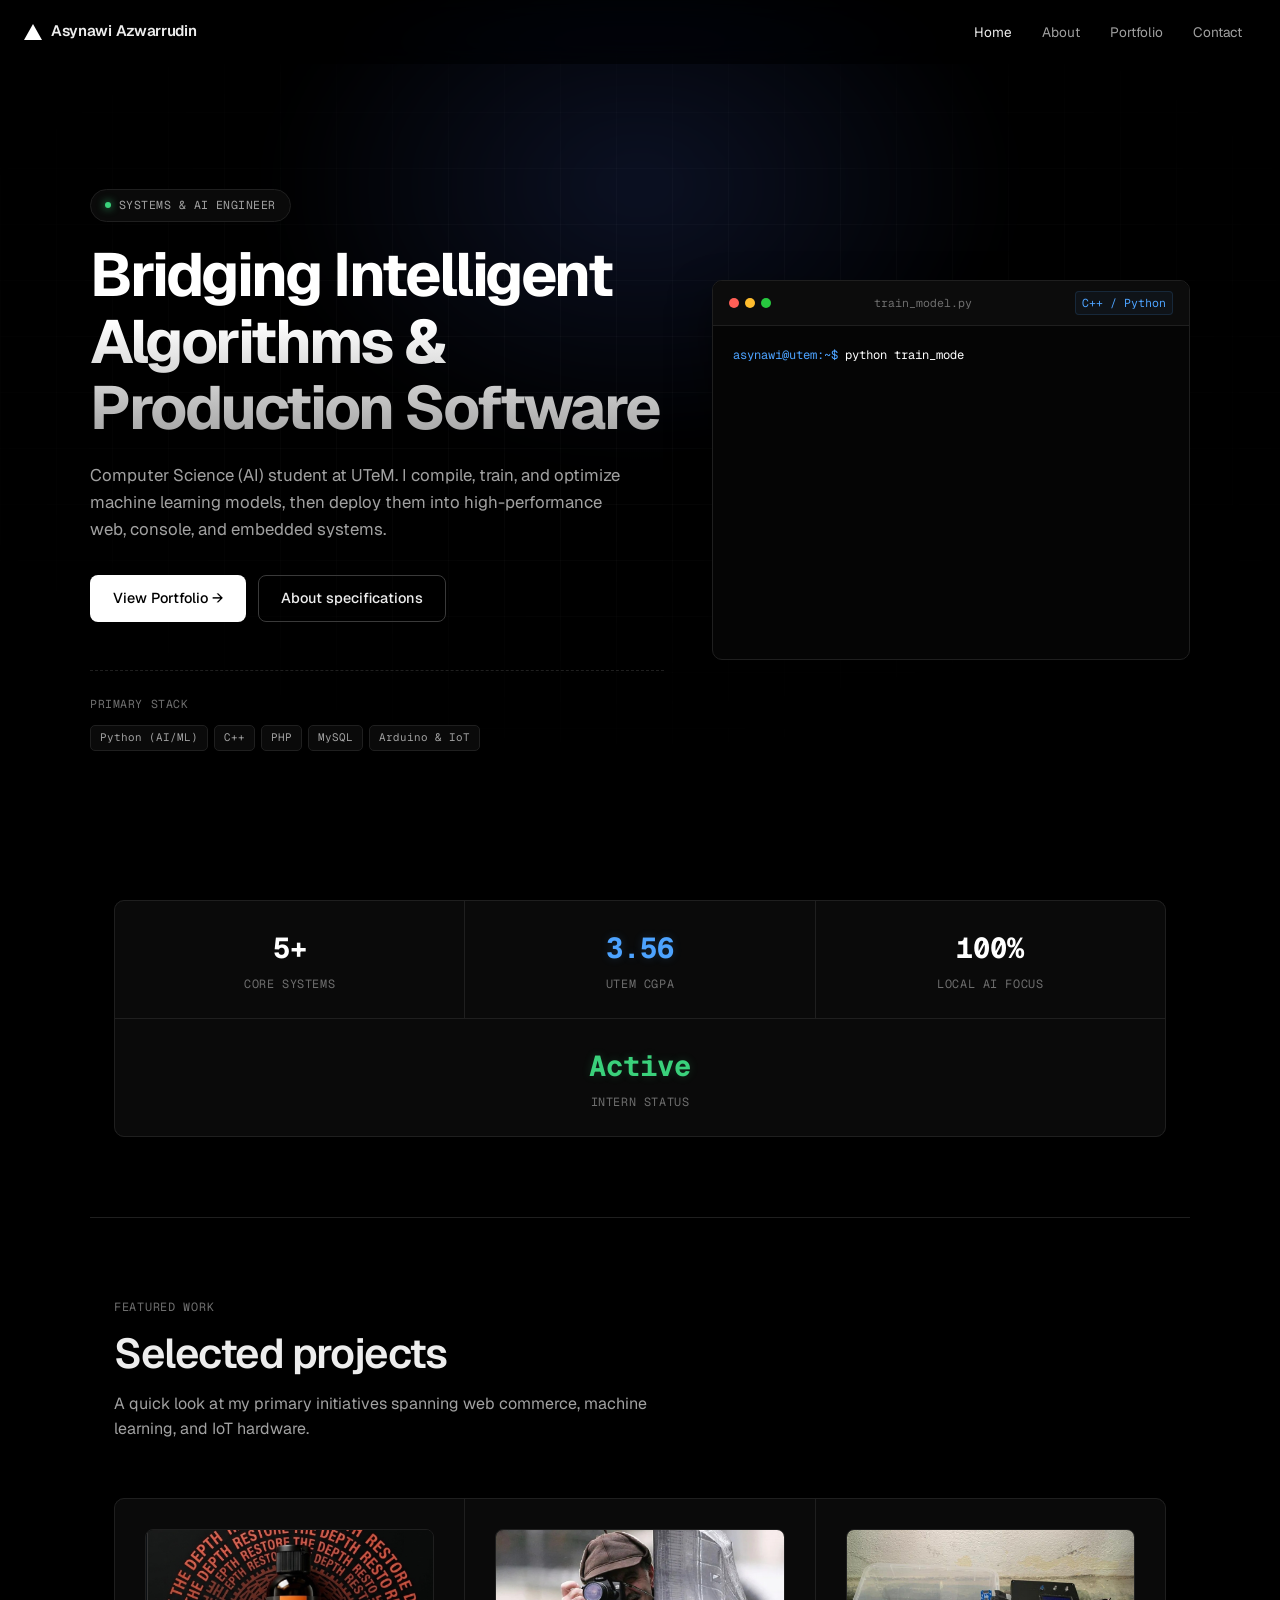
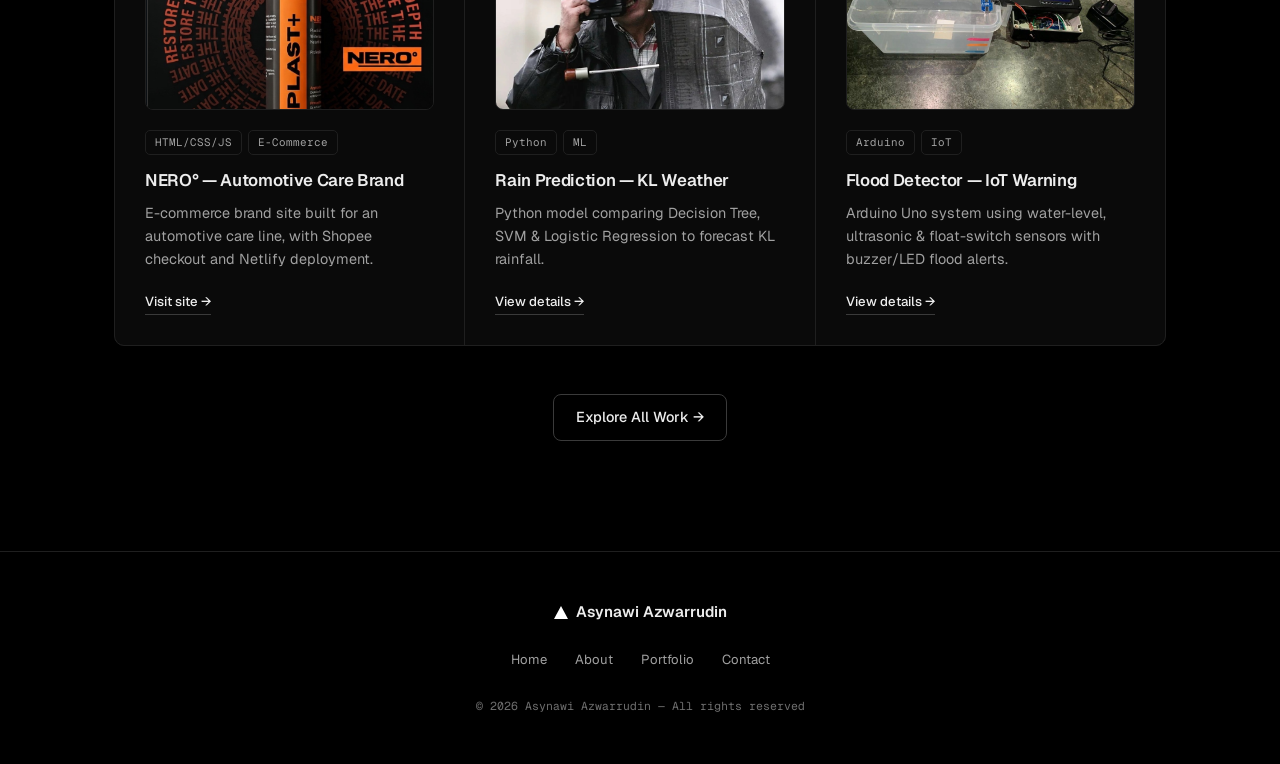
<file: index.html>
<!DOCTYPE html>
<html lang="en">
<head>
    <meta charset="UTF-8">
    <meta name="viewport" content="width=device-width, initial-scale=1.0">
    <title>Muhammad Asynawi — AI Student · Developer</title>
    <link rel="preconnect" href="https://fonts.googleapis.com">
    <link rel="preconnect" href="https://fonts.gstatic.com" crossorigin>
    <link href="https://fonts.googleapis.com/css2?family=Geist:wght@300;400;500;600;700;800&family=Geist+Mono:wght@400;500;600&display=swap" rel="stylesheet">
    <link rel="stylesheet" href="./style.css">
</head>
<body>

<div class="scroll-progress" id="scrollProgress"></div>

<div class="loader" id="loader"><div class="tri"></div></div>

<!-- NAVBAR -->
<nav class="navbar" id="navbar">
    <a href="./index.html" class="nav-brand"><span class="tri"></span> Asynawi Azwarrudin</a>
    <ul class="nav-links" id="navLinks">
        <li><a href="./index.html" class="active">Home</a></li>
        <li><a href="./about.html">About</a></li>
        <li><a href="./projects.html">Portfolio</a></li>
        <li><a href="./contact.html">Contact</a></li>
    </ul>
    <button class="hamburger" onclick="document.getElementById('navLinks').classList.toggle('open')">
        <span></span><span></span><span></span>
    </button>
</nav>

<!-- ═══ HERO ═══ -->
<section class="hero" id="home" style="display: flex; align-items: center; justify-content: center; min-height: 100vh; padding: 120px 24px 80px; position: relative;">
    <div class="reveal" style="display: grid; grid-template-columns: 1.2fr 1fr; gap: 48px; max-width: 1100px; width: 100%; align-items: center; text-align: left; position: relative; z-index: 2;">
        
        <!-- Left Column: Copy & Actions -->
        <div>
            <span class="hero-eyebrow" style="margin-bottom: 20px;"><span class="dot"></span> Systems &amp; AI Engineer</span>
            <h1 style="font-size: clamp(2.2rem, 5vw, 3.8rem); text-align: left; line-height: 1.1; letter-spacing: -0.04em; margin-bottom: 20px; background: linear-gradient(180deg, #fff 40%, #a1a1a1 100%); -webkit-background-clip: text; background-clip: text; color: transparent;">
                Bridging Intelligent Algorithms &amp; Production Software
            </h1>
            <h2 style="font-size: 1.05rem; line-height: 1.6; color: var(--fg-2); margin-bottom: 32px; font-weight: 400; text-align: left; max-width: 540px; margin-left: 0;">
                Computer Science (AI) student at UTeM. I compile, train, and optimize machine learning models, then deploy them into high-performance web, console, and embedded systems.
            </h2>
            
            <div class="hero-actions" style="justify-content: flex-start; margin-bottom: 48px;">
                <a href="./projects.html" class="btn btn-primary">View Portfolio →</a>
                <a href="./about.html" class="btn btn-ghost">About specifications</a>
            </div>

            <!-- Core Stack Badges -->
            <div style="border-top: 1px dashed var(--border); padding-top: 24px;">
                <p style="font-family: var(--mono); font-size: 0.72rem; color: var(--fg-3); text-transform: uppercase; letter-spacing: 0.05em; margin-bottom: 12px;">Primary Stack</p>
                <div style="display: flex; gap: 6px; flex-wrap: wrap;">
                    <span class="card-tag">Python (AI/ML)</span>
                    <span class="card-tag">C++</span>
                    <span class="card-tag">PHP</span>
                    <span class="card-tag">MySQL</span>
                    <span class="card-tag">Arduino &amp; IoT</span>
                </div>
            </div>
        </div>

        <!-- Right Column: Interactive Terminal -->
        <div style="border: 1px solid var(--border); border-radius: var(--radius); background: #050505; overflow: hidden; box-shadow: 0 20px 40px rgba(0,0,0,0.6); display: flex; flex-direction: column; height: 380px;">
            <!-- Header bar -->
            <div style="background: #0c0c0c; border-bottom: 1px solid var(--border); padding: 10px 16px; display: flex; justify-content: space-between; align-items: center;">
                <div style="display: flex; gap: 6px;">
                    <span style="width: 10px; height: 10px; border-radius: 50%; background: #ff5f56;"></span>
                    <span style="width: 10px; height: 10px; border-radius: 50%; background: #ffbd2e;"></span>
                    <span style="width: 10px; height: 10px; border-radius: 50%; background: #27c93f;"></span>
                </div>
                <span style="font-family: var(--mono); font-size: 0.72rem; color: var(--fg-3);">train_model.py</span>
                <span style="font-family: var(--mono); font-size: 0.72rem; color: #4da3ff; background: rgba(77,163,255,0.05); padding: 2px 6px; border-radius: 4px; border: 1px solid rgba(77,163,255,0.15);">C++ / Python</span>
            </div>
            <!-- Terminal body -->
            <pre id="terminalBody" style="margin: 0; padding: 20px; font-family: var(--mono); font-size: 0.76rem; color: var(--fg-2); overflow-y: auto; flex-grow: 1; line-height: 1.5; text-align: left; white-space: pre-wrap;"></pre>
        </div>

    </div>
</section>

<!-- Stats Row Widget -->
<section class="section" style="padding: 0 24px 80px; max-width: 1100px; margin: 0 auto;">
    <div class="grid" style="grid-template-columns: repeat(auto-fit, minmax(200px, 1fr)); border-radius: var(--radius); overflow: hidden; border: 1px solid var(--border); background: var(--border);">
        <div class="cell" style="padding: 24px; text-align: center;">
            <div style="font-family: var(--mono); font-size: 1.8rem; font-weight: 700; color: var(--white);">5+</div>
            <div style="font-size: 0.74rem; color: var(--fg-3); text-transform: uppercase; font-family: var(--mono); margin-top: 4px; letter-spacing: 0.05em;">Core Systems</div>
        </div>
        <div class="cell" style="padding: 24px; text-align: center;">
            <div style="font-family: var(--mono); font-size: 1.8rem; font-weight: 700; color: #4da3ff; text-shadow: 0 0 10px rgba(77,163,255,0.2);">3.56</div>
            <div style="font-size: 0.74rem; color: var(--fg-3); text-transform: uppercase; font-family: var(--mono); margin-top: 4px; letter-spacing: 0.05em;">UTeM CGPA</div>
        </div>
        <div class="cell" style="padding: 24px; text-align: center;">
            <div style="font-family: var(--mono); font-size: 1.8rem; font-weight: 700; color: var(--white);">100%</div>
            <div style="font-size: 0.74rem; color: var(--fg-3); text-transform: uppercase; font-family: var(--mono); margin-top: 4px; letter-spacing: 0.05em;">Local AI focus</div>
        </div>
        <div class="cell" style="padding: 24px; text-align: center;">
            <div style="font-family: var(--mono); font-size: 1.8rem; font-weight: 700; color: #3ad17b; text-shadow: 0 0 10px rgba(58,209,123,0.2);">Active</div>
            <div style="font-size: 0.74rem; color: var(--fg-3); text-transform: uppercase; font-family: var(--mono); margin-top: 4px; letter-spacing: 0.05em;">Intern Status</div>
        </div>
    </div>
</section>

<!-- ═══ SELECTED PROJECTS ═══ -->
<section class="section topline" id="featured" style="padding-top: 80px;">
    <div class="sec-head reveal" style="max-width: 1100px; margin: 0 auto 56px;">
        <span class="eyebrow">Featured Work</span>
        <h2>Selected projects</h2>
        <p>A quick look at my primary initiatives spanning web commerce, machine learning, and IoT hardware.</p>
    </div>
    <div class="grid portfolio-grid" style="grid-template-columns: repeat(auto-fit, minmax(320px, 1fr)); max-width: 1100px; margin: 0 auto;">
        
        <div class="cell portfolio-card reveal">
            <a href="https://nerocare.netlify.app" target="_blank" class="thumb"><img src="./nero_thumbnail.png" alt="NERO° product"></a>
            <div class="card-tags"><span class="card-tag">HTML/CSS/JS</span><span class="card-tag">E-Commerce</span></div>
            <h5>NERO° — Automotive Care Brand</h5>
            <p>E-commerce brand site built for an automotive care line, with Shopee checkout and Netlify deployment.</p>
            <a href="https://nerocare.netlify.app" target="_blank" class="link">Visit site →</a>
        </div>

        <div class="cell portfolio-card reveal">
            <a href="./project-rain-prediction.html" class="thumb"><img src="./rain_prediction_thumbnail.jpg" alt="Rain Prediction KL Weather screenshot"></a>
            <div class="card-tags"><span class="card-tag">Python</span><span class="card-tag">ML</span></div>
            <h5>Rain Prediction — KL Weather</h5>
            <p>Python model comparing Decision Tree, SVM &amp; Logistic Regression to forecast KL rainfall.</p>
            <a href="./project-rain-prediction.html" class="link">View details →</a>
        </div>

        <div class="cell portfolio-card reveal">
            <a href="./project-flood-detector.html" class="thumb"><img src="./flood_detector_setup.jpg" alt="Flood Detector IoT early warning screenshot"></a>
            <div class="card-tags"><span class="card-tag">Arduino</span><span class="card-tag">IoT</span></div>
            <h5>Flood Detector — IoT Warning</h5>
            <p>Arduino Uno system using water-level, ultrasonic &amp; float-switch sensors with buzzer/LED flood alerts.</p>
            <a href="./project-flood-detector.html" class="link">View details →</a>
        </div>

    </div>
    <div style="text-align: center; margin-top: 48px;" class="reveal">
        <a href="./projects.html" class="btn btn-ghost">Explore All Work →</a>
    </div>
</section>

<!-- FOOTER -->
<footer>
    <div class="footer-name"><span class="tri"></span> Asynawi Azwarrudin</div>
    <div class="footer-nav">
        <a href="./index.html">Home</a>
        <a href="./about.html">About</a>
        <a href="./projects.html">Portfolio</a>
        <a href="./contact.html">Contact</a>
    </div>
    <p class="footer-copy">© 2026 Asynawi Azwarrudin — All rights reserved</p>
</footer>

<button class="btt" id="btt" onclick="window.scrollTo({top:0,behavior:'smooth'})">↑</button>

<script>
// Loader
window.addEventListener('load', () => {
    setTimeout(() => document.getElementById('loader').classList.add('done'), 500);
});

// Navbar + back-to-top scroll logic
window.addEventListener('scroll', () => {
    document.getElementById('navbar').classList.toggle('scrolled', scrollY > 40);
    document.getElementById('btt').classList.toggle('show', scrollY > 500);
});

// Mobile nav close
document.querySelectorAll('.nav-links a').forEach(a => {
    a.addEventListener('click', () => document.getElementById('navLinks').classList.remove('open'));
});

// Reveal on scroll
const obs = new IntersectionObserver(entries => {
    entries.forEach(e => { if (e.isIntersecting) e.target.classList.add('vis'); });
}, { threshold: 0.08, rootMargin: '0px 0px -40px 0px' });
document.querySelectorAll('.reveal').forEach(el => obs.observe(el));

// Stagger grids
document.querySelectorAll('.portfolio-grid .reveal').forEach((el, i) => {
    el.style.transitionDelay = `${(i % 6) * 0.08}s`;
});

// Scroll progress indicator
window.addEventListener('scroll', () => {
    const winScroll = document.documentElement.scrollTop || document.body.scrollTop;
    const height = document.documentElement.scrollHeight - document.documentElement.clientHeight;
    const scrolled = (winScroll / height) * 100;
    const scrollBar = document.getElementById('scrollProgress');
    if (scrollBar) {
        scrollBar.style.width = scrolled + '%';
    }
});

// Card Spotlight Effect
document.querySelectorAll('.cell').forEach(cell => {
    cell.addEventListener('mousemove', e => {
        const rect = cell.getBoundingClientRect();
        const x = e.clientX - rect.left;
        const y = e.clientY - rect.top;
        cell.style.setProperty('--mouse-x', `${x}px`);
        cell.style.setProperty('--mouse-y', `${y}px`);
    });
});

// Terminal Simulator
async function startTerminal() {
    const term = document.getElementById('terminalBody');
    if (!term) return;
    
    const promptColor = "#4da3ff";
    const inputColor = "#ffffff";
    const successColor = "#3ad17b";
    const infoColor = "#a1a1a1";
    const warningColor = "#ffbd2e";
    const metricsColor = "#a1a1a1";
    
    function sleep(ms) {
        return new Promise(resolve => setTimeout(resolve, ms));
    }
    
    function typeWriter(element, text, speed) {
        return new Promise(resolve => {
            let i = 0;
            function type() {
                if (i < text.length) {
                    element.textContent += text.charAt(i);
                    i++;
                    setTimeout(type, speed);
                } else {
                    resolve();
                }
            }
            type();
        });
    }
    
    while (true) {
        term.innerHTML = '';
        
        // Line 1: Prompt
        const promptSpan = document.createElement('span');
        promptSpan.style.color = promptColor;
        promptSpan.textContent = "asynawi@utem:~$ ";
        term.appendChild(promptSpan);
        await sleep(600);
        
        // Line 2: command typing
        const cmdSpan = document.createElement('span');
        cmdSpan.style.color = inputColor;
        term.appendChild(cmdSpan);
        await typeWriter(cmdSpan, "python train_model.py\n", 50);
        await sleep(300);
        
        // Line 3: Loading dataset
        const loadSpan = document.createElement('span');
        loadSpan.style.color = infoColor;
        loadSpan.textContent = "[INFO] Loading dataset 'kl_weather_historical.csv' (10,542 samples)...\n";
        term.appendChild(loadSpan);
        term.scrollTop = term.scrollHeight;
        await sleep(700);
        
        // Line 4: Preprocessing
        const prepSpan = document.createElement('span');
        prepSpan.style.color = infoColor;
        prepSpan.textContent = "[INFO] Preprocessing: Scaling features & splitting train/test (80/20)...\n";
        term.appendChild(prepSpan);
        term.scrollTop = term.scrollHeight;
        await sleep(900);
        
        // Line 5: Initializing SVM
        const initSpan = document.createElement('span');
        initSpan.style.color = infoColor;
        initSpan.textContent = "[INFO] Initializing Support Vector Machine (RBF Kernel)...\n";
        term.appendChild(initSpan);
        term.scrollTop = term.scrollHeight;
        await sleep(600);
        
        // Line 6: Training header
        const trainHeader = document.createElement('span');
        trainHeader.style.color = warningColor;
        trainHeader.textContent = "Training model:\n";
        term.appendChild(trainHeader);
        term.scrollTop = term.scrollHeight;
        await sleep(400);
        
        // Loop iterations
        const iterations = [
            "  Iteration 1/5 - Loss: 0.654 - Train Acc: 72.10%\n",
            "  Iteration 2/5 - Loss: 0.432 - Train Acc: 76.50%\n",
            "  Iteration 3/5 - Loss: 0.312 - Train Acc: 78.90%\n",
            "  Iteration 4/5 - Loss: 0.254 - Train Acc: 79.40%\n",
            "  Iteration 5/5 - Loss: 0.208 - Train Acc: 79.78%\n"
        ];
        
        for (const iter of iterations) {
            const iterSpan = document.createElement('span');
            iterSpan.style.color = inputColor;
            iterSpan.textContent = iter;
            term.appendChild(iterSpan);
            term.scrollTop = term.scrollHeight;
            await sleep(500);
        }
        
        // Success
        const success1 = document.createElement('span');
        success1.style.color = successColor;
        success1.textContent = "[SUCCESS] Model training complete in 2.34s!\n";
        term.appendChild(success1);
        term.scrollTop = term.scrollHeight;
        await sleep(400);
        
        // Metrics
        const metricsSpan = document.createElement('span');
        metricsSpan.style.color = metricsColor;
        metricsSpan.textContent = "[METRICS] Validation Accuracy: 79.78% | Precision: 0.81 | Recall: 0.78\n";
        term.appendChild(metricsSpan);
        term.scrollTop = term.scrollHeight;
        await sleep(400);
        
        // Success 2
        const success2 = document.createElement('span');
        success2.style.color = successColor;
        success2.textContent = "[SUCCESS] Saving weight matrix to 'models/svm_weather_v2.pkl'...\n";
        term.appendChild(success2);
        term.scrollTop = term.scrollHeight;
        await sleep(800);
        
        // Prompt
        const promptSpan2 = document.createElement('span');
        promptSpan2.style.color = promptColor;
        promptSpan2.textContent = "asynawi@utem:~$ ";
        term.appendChild(promptSpan2);
        
        // Blinking cursor
        const cursor = document.createElement('span');
        cursor.className = "term-cursor";
        cursor.textContent = "█";
        term.appendChild(cursor);
        term.scrollTop = term.scrollHeight;
        await sleep(4000);
    }
}

// Start terminal on load
window.addEventListener('DOMContentLoaded', startTerminal);
</script>
</body>
</html>
</file>
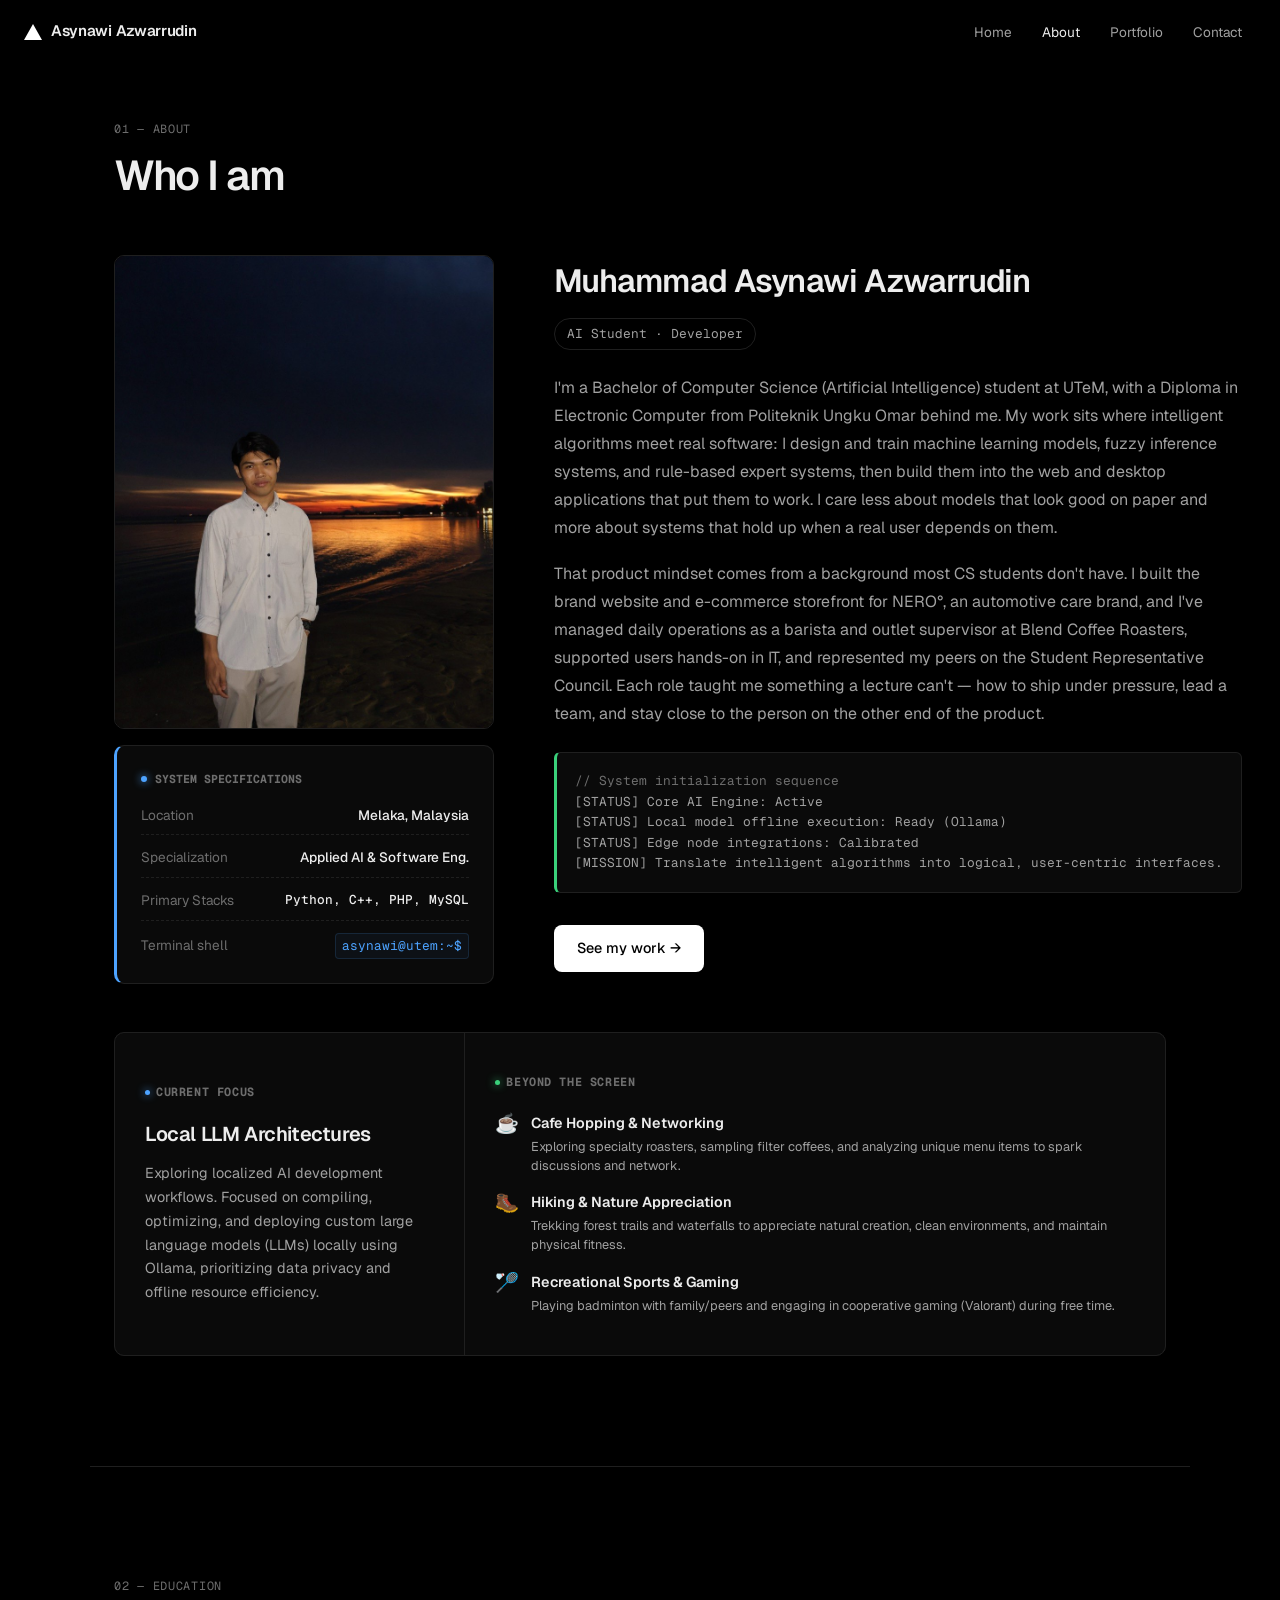
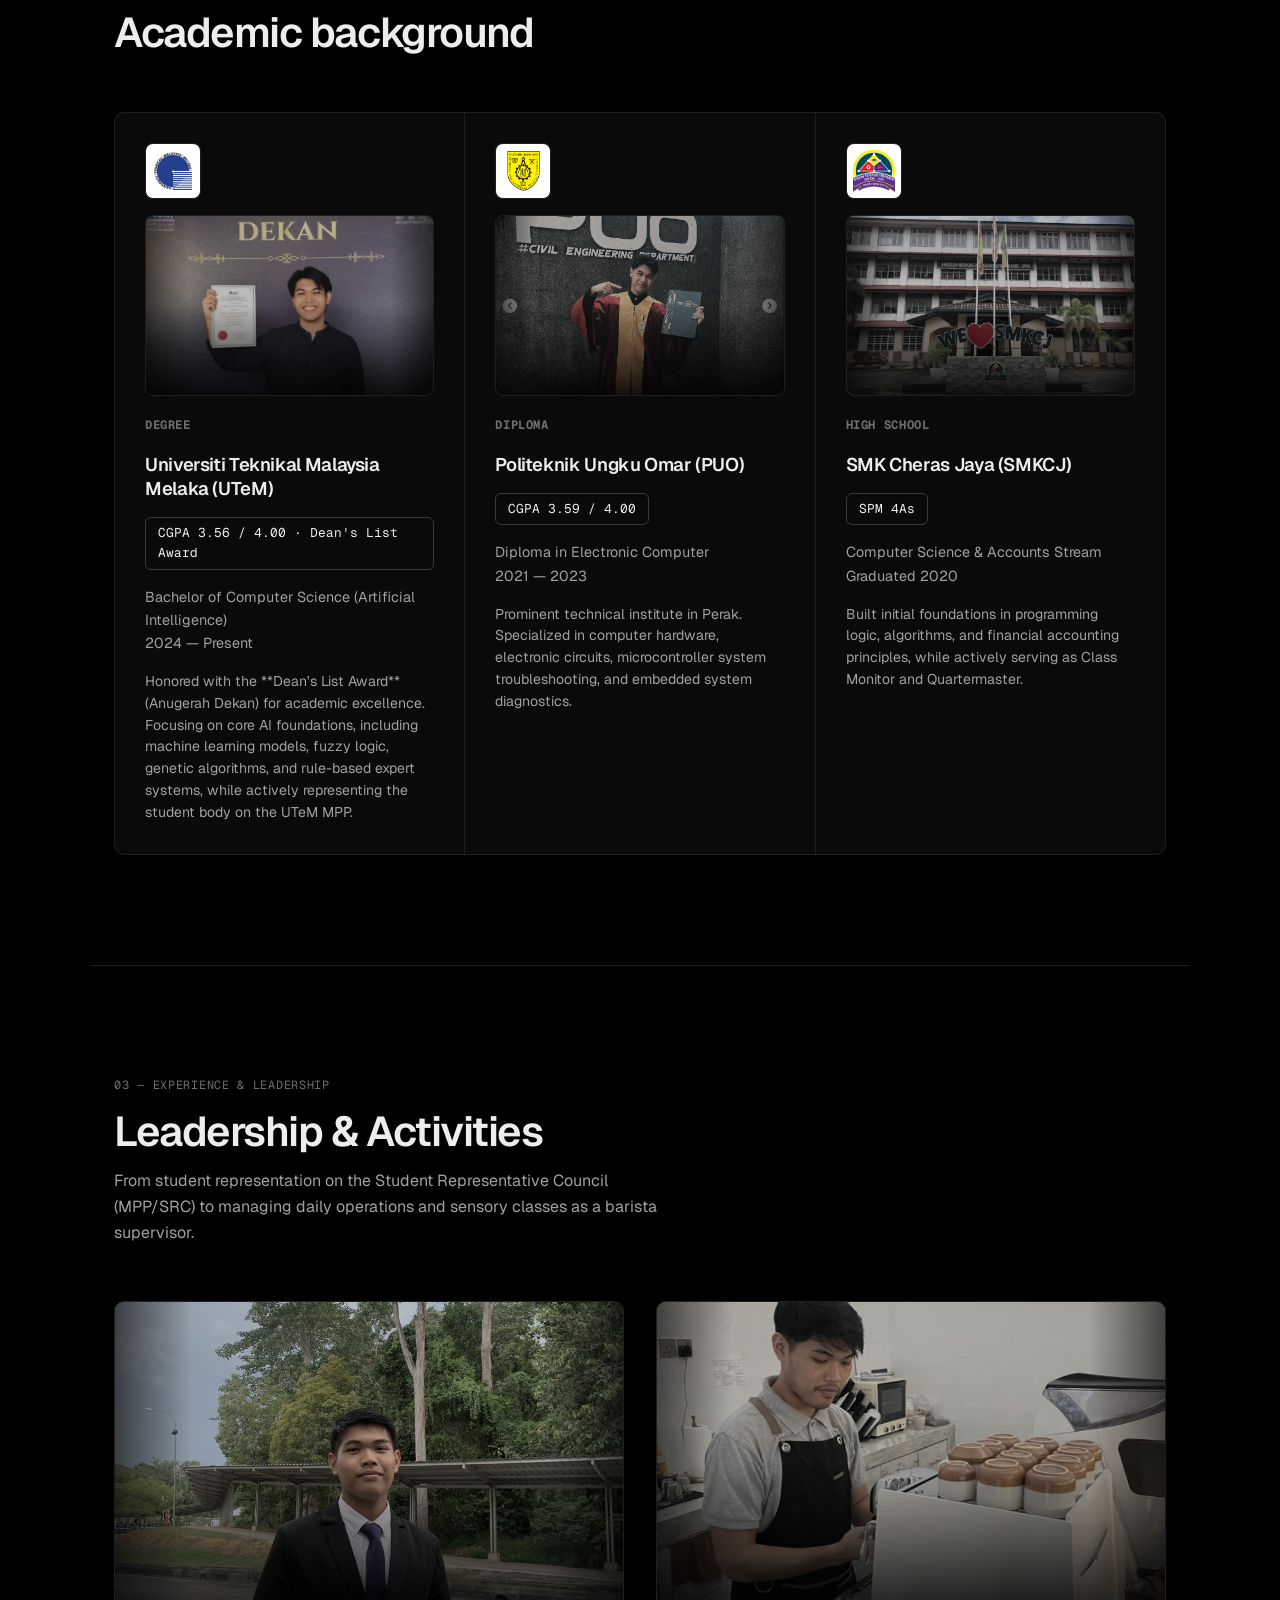
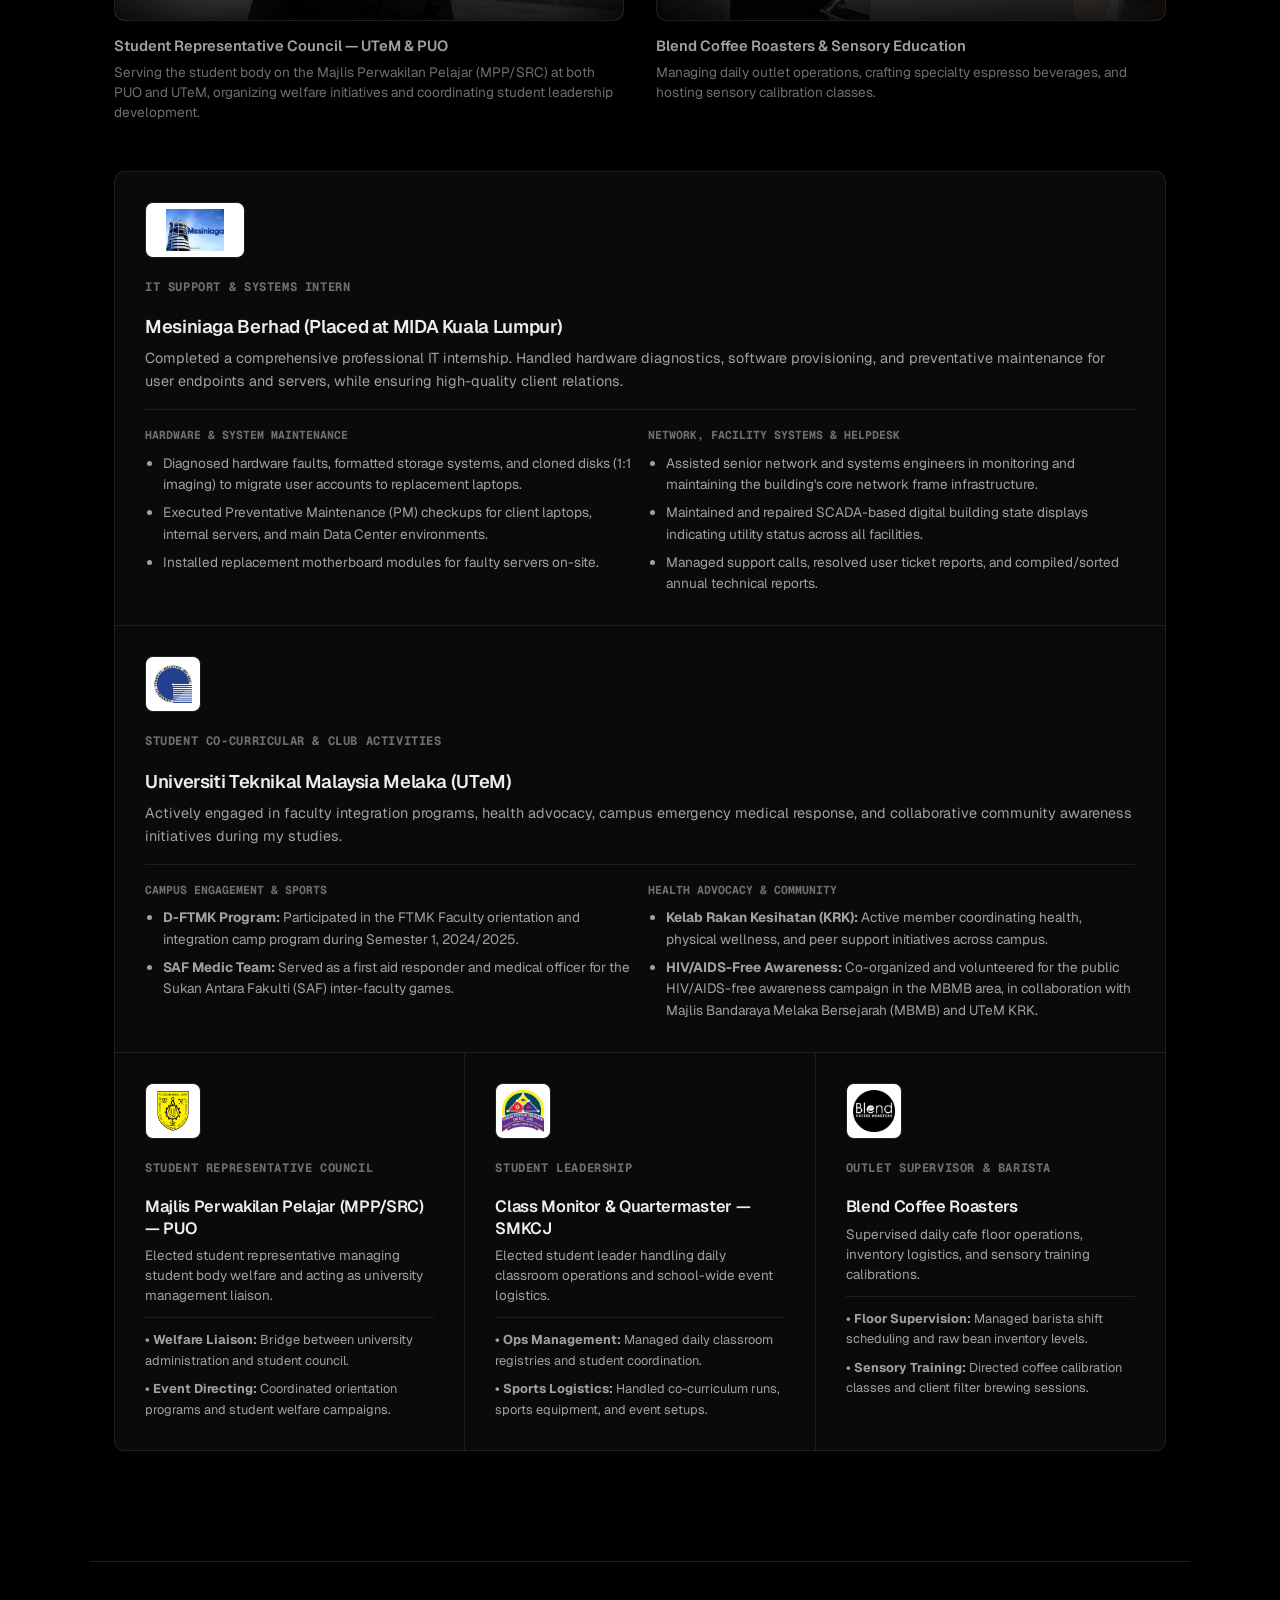
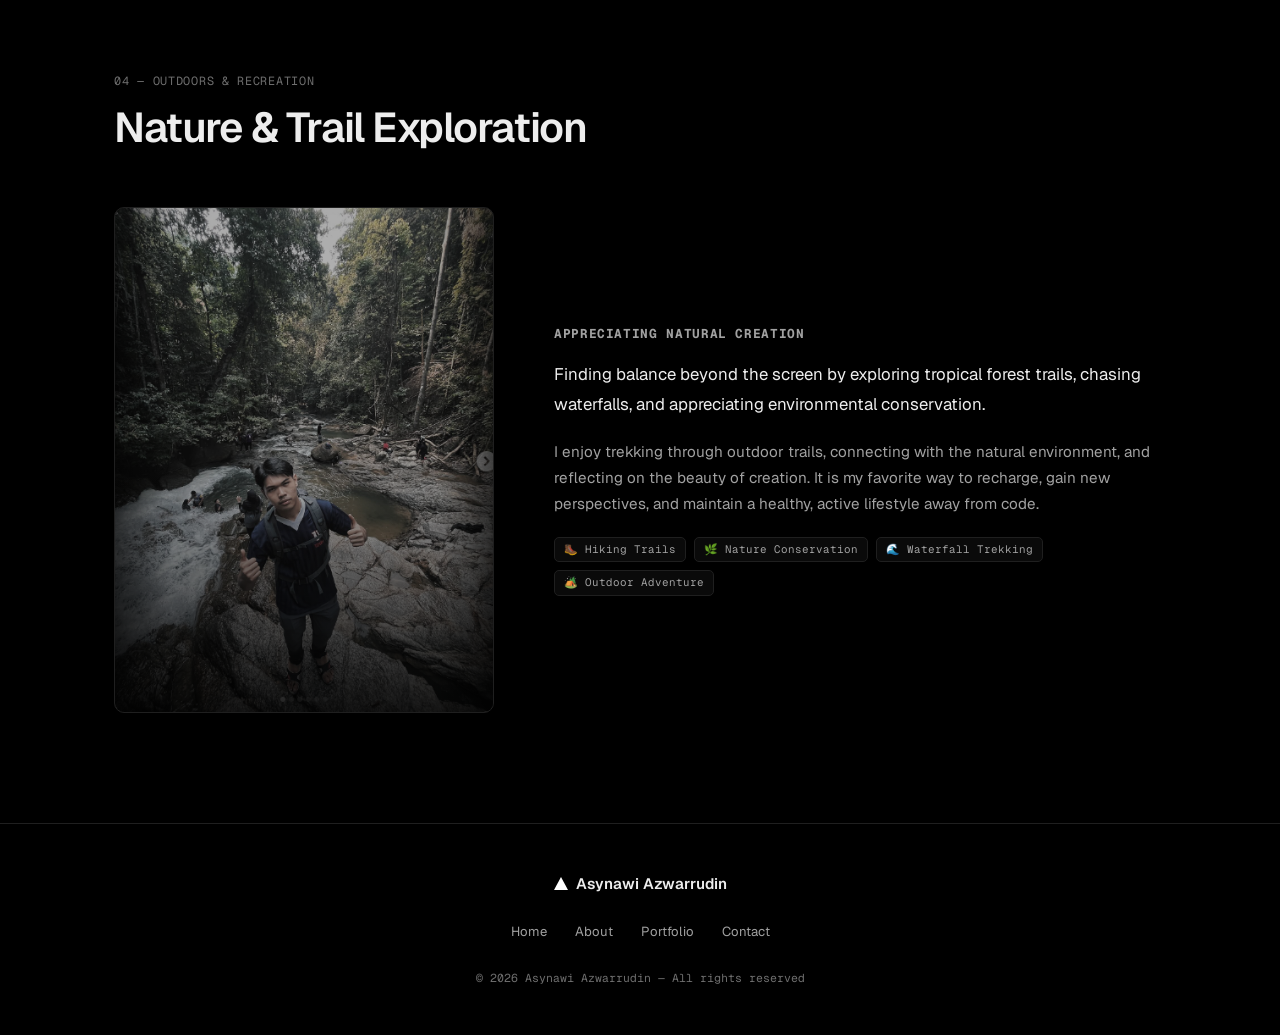
<file: about.html>
<!DOCTYPE html>
<html lang="en">

<head>
    <meta charset="UTF-8">
    <meta name="viewport" content="width=device-width, initial-scale=1.0">
    <title>About Muhammad Asynawi — AI Student · Developer</title>
    <link rel="preconnect" href="https://fonts.googleapis.com">
    <link rel="preconnect" href="https://fonts.gstatic.com" crossorigin>
    <link
        href="https://fonts.googleapis.com/css2?family=Geist:wght@300;400;500;600;700;800&family=Geist+Mono:wght@400;500;600&display=swap"
        rel="stylesheet">
    <link rel="stylesheet" href="./style.css">
</head>

<body>

    <div class="scroll-progress" id="scrollProgress"></div>

    <div class="loader" id="loader">
        <div class="tri"></div>
    </div>

    <!-- NAVBAR -->
    <nav class="navbar" id="navbar">
        <a href="./index.html" class="nav-brand"><span class="tri"></span> Asynawi Azwarrudin</a>
        <ul class="nav-links" id="navLinks">
            <li><a href="./index.html">Home</a></li>
            <li><a href="./about.html" class="active">About</a></li>
            <li><a href="./projects.html">Portfolio</a></li>
            <li><a href="./contact.html">Contact</a></li>
        </ul>
        <button class="hamburger" onclick="document.getElementById('navLinks').classList.toggle('open')">
            <span></span><span></span><span></span>
        </button>
    </nav>

    <!-- ═══ ABOUT ═══ -->
    <section class="section" id="about" style="padding-top: 120px;">
        <div class="sec-head reveal">
            <span class="eyebrow">01 — About</span>
            <h2>Who I am</h2>
        </div>
        <div class="about-wrapper">
            <div style="display: flex; flex-direction: column; gap: 16px;">
                <div class="about-media reveal" style="border: 1px solid var(--border); border-radius: var(--radius); overflow: hidden;">
                    <img src="./asynawi_profile.png" alt="Muhammad Asynawi"
                        style="width: 100%; display: block; object-fit: cover; aspect-ratio: 4/5;">
                </div>
                
                <!-- System Specifications Widget -->
                <div class="reveal" style="border: 1px solid var(--border); border-radius: var(--radius); padding: 24px; background: var(--bg-2); border-left: 3px solid #4da3ff;">
                    <h5 style="font-family: var(--mono); font-size: 0.72rem; color: var(--fg-3); text-transform: uppercase; margin-bottom: 16px; display: flex; align-items: center; gap: 8px;">
                        <span style="width: 6px; height: 6px; border-radius: 50%; background: #4da3ff; box-shadow: 0 0 8px #4da3ff;"></span>
                        System Specifications
                    </h5>
                    <div style="display: flex; flex-direction: column; gap: 12px; font-size: 0.85rem; font-family: var(--sans);">
                        <div style="display: flex; justify-content: space-between; border-bottom: 1px dashed var(--border); padding-bottom: 8px;">
                            <span style="color: var(--fg-3);">Location</span>
                            <span style="font-weight: 500;">Melaka, Malaysia</span>
                        </div>
                        <div style="display: flex; justify-content: space-between; border-bottom: 1px dashed var(--border); padding-bottom: 8px;">
                            <span style="color: var(--fg-3);">Specialization</span>
                            <span style="font-weight: 500;">Applied AI &amp; Software Eng.</span>
                        </div>
                        <div style="display: flex; justify-content: space-between; border-bottom: 1px dashed var(--border); padding-bottom: 8px;">
                            <span style="color: var(--fg-3);">Primary Stacks</span>
                            <span style="font-weight: 500; font-family: var(--mono); font-size: 0.8rem;">Python, C++, PHP, MySQL</span>
                        </div>
                        <div style="display: flex; justify-content: space-between; align-items: center;">
                            <span style="color: var(--fg-3);">Terminal shell</span>
                            <span style="font-family: var(--mono); font-size: 0.8rem; color: #4da3ff; background: rgba(77, 163, 255, 0.05); padding: 2px 6px; border-radius: 4px; border: 1px solid rgba(77, 163, 255, 0.15);">asynawi@utem:~$</span>
                        </div>
                    </div>
                </div>
            </div>
            
            <div class="about-info reveal">
                <div class="name">Muhammad Asynawi Azwarrudin</div>
                <div class="title-role">AI Student · Developer</div>
                
                <p class="bio">I'm a Bachelor of Computer Science (Artificial Intelligence) student at UTeM, with a
                    Diploma in Electronic Computer from Politeknik Ungku Omar behind me. My work sits where intelligent
                    algorithms meet real software: I design and train machine learning models, fuzzy inference systems,
                    and rule-based expert systems, then build them into the web and desktop applications that put them
                    to work. I care less about models that look good on paper and more about systems that hold up when a
                    real user depends on them.</p>
                <p class="bio" style="margin-bottom: 24px;">That product mindset comes from a background most CS students don't have. I built the
                    brand website and e-commerce storefront for NERO°, an automotive care brand, and I've managed daily
                    operations as a barista and outlet supervisor at Blend Coffee Roasters, supported users hands-on in
                    IT, and represented my peers on the Student Representative Council. Each role taught me something a
                    lecture can't — how to ship under pressure, lead a team, and stay close to the person on the other
                    end of the product.</p>

                <!-- Console Status Code Block -->
                <pre style="background: var(--bg-2); border: 1px solid var(--border); border-radius: 6px; padding: 18px; font-family: var(--mono); font-size: 0.8rem; color: var(--fg-2); overflow-x: auto; line-height: 1.6; margin-bottom: 32px; border-left: 3px solid #3ad17b;">
<span style="color: #6e6e6e;">// System initialization sequence</span>
[STATUS] Core AI Engine: Active
[STATUS] Local model offline execution: Ready (Ollama)
[STATUS] Edge node integrations: Calibrated
[MISSION] Translate intelligent algorithms into logical, user-centric interfaces.</pre>
                
                <div style="margin-top: 32px;">
                    <a href="./projects.html" class="btn btn-primary">See my work →</a>
                </div>
            </div>
        </div>

        <!-- Focus & Personal Grid (Modern Developer Dashboard) -->
        <div class="grid focus-grid" style="margin-top: 48px; grid-template-columns: repeat(auto-fit, minmax(320px, 1fr));">
            <div class="cell reveal" style="display: flex; flex-direction: column; justify-content: center; padding: 40px 30px;">
                <h4 style="font-family: var(--mono); font-size: 0.74rem; text-transform: uppercase; color: var(--fg-3); letter-spacing: 0.05em; margin-bottom: 16px; display: flex; align-items: center; gap: 6px;">
                    <span style="width: 5px; height: 5px; border-radius: 50%; background: #4da3ff; box-shadow: 0 0 8px #4da3ff;"></span>
                    Current Focus
                </h4>
                <h3 style="font-size: 1.25rem; font-weight: 600; margin-bottom: 12px; letter-spacing: -0.02em;">Local LLM Architectures</h3>
                <p style="font-size: 0.9rem; color: var(--fg-2); line-height: 1.65; margin: 0;">Exploring localized AI development workflows. Focused on compiling, optimizing, and deploying custom large language models (LLMs) locally using Ollama, prioritizing data privacy and offline resource efficiency.</p>
            </div>
            <div class="cell reveal" style="padding: 40px 30px;">
                <h4 style="font-family: var(--mono); font-size: 0.74rem; text-transform: uppercase; color: var(--fg-3); letter-spacing: 0.05em; margin-bottom: 20px; display: flex; align-items: center; gap: 6px;">
                    <span style="width: 5px; height: 5px; border-radius: 50%; background: #3ad17b; box-shadow: 0 0 8px #3ad17b;"></span>
                    Beyond the Screen
                </h4>
                
                <div style="display: flex; flex-direction: column; gap: 16px;">
                    <div style="display: flex; gap: 12px; align-items: start;">
                        <span style="font-size: 1.2rem; line-height: 1; flex-shrink: 0; padding-top: 2px;">☕</span>
                        <div>
                            <h5 style="font-size: 0.9rem; font-weight: 600; margin-bottom: 3px; color: var(--fg);">Cafe Hopping &amp; Networking</h5>
                            <p style="font-size: 0.8rem; color: var(--fg-2); line-height: 1.45; margin: 0;">Exploring specialty roasters, sampling filter coffees, and analyzing unique menu items to spark discussions and network.</p>
                        </div>
                    </div>
                    <div style="display: flex; gap: 12px; align-items: start;">
                        <span style="font-size: 1.2rem; line-height: 1; flex-shrink: 0; padding-top: 2px;">🥾</span>
                        <div>
                            <h5 style="font-size: 0.9rem; font-weight: 600; margin-bottom: 3px; color: var(--fg);">Hiking &amp; Nature Appreciation</h5>
                            <p style="font-size: 0.8rem; color: var(--fg-2); line-height: 1.45; margin: 0;">Trekking forest trails and waterfalls to appreciate natural creation, clean environments, and maintain physical fitness.</p>
                        </div>
                    </div>
                    <div style="display: flex; gap: 12px; align-items: start;">
                        <span style="font-size: 1.2rem; line-height: 1; flex-shrink: 0; padding-top: 2px;">🏸</span>
                        <div>
                            <h5 style="font-size: 0.9rem; font-weight: 600; margin-bottom: 3px; color: var(--fg);">Recreational Sports &amp; Gaming</h5>
                            <p style="font-size: 0.8rem; color: var(--fg-2); line-height: 1.45; margin: 0;">Playing badminton with family/peers and engaging in cooperative gaming (Valorant) during free time.</p>
                        </div>
                    </div>
                </div>
            </div>
        </div>
    </section>

    <!-- ═══ ACADEMIC ═══ -->
    <section class="section topline" id="academic">
        <div class="sec-head reveal">
            <span class="eyebrow">02 — Education</span>
            <h2>Academic background</h2>
        </div>
        <div class="grid academic-grid">
            <div class="cell academic-card reveal">
                <div class="academic-logo" style="margin-bottom: 16px;">
                    <img src="./utem_logo.png" alt="UTeM Logo">
                </div>
                <div class="mini-banner" style="margin-bottom: 20px; border-radius: 8px; overflow: hidden; border: 1px solid var(--border); aspect-ratio: 16/10; position: relative;">
                    <div class="slideshow-container" style="aspect-ratio: 16/10;">
                        <img src="./dekan_utem.png" alt="Anugerah Dekan Certificate" class="slide active">
                        <img src="./dekan_utem2.jpg" alt="Majlis Anugerah Dekan Stage" class="slide">
                        <img src="./dekan_utem3.jpg" alt="Dean's List Award with Friends" class="slide">
                    </div>
                </div>
                <h4>Degree</h4>
                <div class="school">Universiti Teknikal Malaysia Melaka (UTeM)</div>
                <div class="cgpa-badge">CGPA 3.56 / 4.00 · Dean's List Award</div>
                <p class="period" style="margin-bottom: 16px;">Bachelor of Computer Science (Artificial
                    Intelligence)<br>2024 — Present</p>
                <p style="font-size: 0.88rem; color: var(--fg-2); line-height: 1.55;">Honored with the **Dean's List Award** (Anugerah Dekan) for academic excellence. Focusing on core AI foundations, including machine learning models, fuzzy logic, genetic algorithms, and rule-based expert systems, while actively representing the student body on the UTeM MPP.</p>
            </div>
            <div class="cell academic-card reveal">
                <div class="academic-logo" style="margin-bottom: 16px;">
                    <img src="./puo_logo.png" alt="Politeknik Ungku Omar Logo">
                </div>
                <div class="mini-banner" style="margin-bottom: 20px; border-radius: 8px; overflow: hidden; border: 1px solid var(--border); aspect-ratio: 16/10; position: relative;">
                    <div class="slideshow-container" style="aspect-ratio: 16/10;">
                        <img src="./graduation_puo.png" alt="PUO Graduation Ceremony" class="slide active">
                        <img src="./graduation_puo2.png" alt="PUO Graduation Day" class="slide">
                        <img src="./graduation_puo3.png" alt="PUO Graduation with Parents" class="slide">
                    </div>
                </div>
                <h4>Diploma</h4>
                <div class="school">Politeknik Ungku Omar (PUO)</div>
                <div class="cgpa-badge">CGPA 3.59 / 4.00</div>
                <p class="period" style="margin-bottom: 16px;">Diploma in Electronic Computer<br>2021 — 2023</p>
                <p style="font-size: 0.88rem; color: var(--fg-2); line-height: 1.55;">Prominent technical institute in
                    Perak. Specialized in computer hardware, electronic circuits, microcontroller system
                    troubleshooting, and embedded system diagnostics.</p>
            </div>
            <div class="cell academic-card reveal">
                <div class="academic-logo" style="margin-bottom: 16px;">
                    <img src="./smkcj_logo.png" alt="SMK Cheras Jaya Logo">
                </div>
                <div class="mini-banner" style="margin-bottom: 20px; border-radius: 8px; overflow: hidden; border: 1px solid var(--border); aspect-ratio: 16/10; position: relative;">
                    <div class="slideshow-container" style="aspect-ratio: 16/10;">
                        <img src="./smkcj_entrance.jpg" alt="SMK Cheras Jaya Main Entrance" class="slide active">
                        <img src="./smkcj_court1.png" alt="SMK Cheras Jaya Courtyard View 1" class="slide">
                        <img src="./smkcj_court2.png" alt="SMK Cheras Jaya Courtyard View 2" class="slide">
                    </div>
                </div>
                <h4>High School</h4>
                <div class="school">SMK Cheras Jaya (SMKCJ)</div>
                <div class="cgpa-badge">SPM 4As</div>
                <p class="period" style="margin-bottom: 16px;">Computer Science &amp; Accounts Stream<br>Graduated 2020
                </p>
                <p style="font-size: 0.88rem; color: var(--fg-2); line-height: 1.55;">Built initial foundations in
                    programming logic, algorithms, and financial accounting principles, while actively serving as Class
                    Monitor and Quartermaster.</p>
            </div>
        </div>
    </section>

    <!-- ═══ LEADERSHIP ═══ -->
    <section class="section topline" id="leadership">
        <div class="sec-head reveal">
            <span class="eyebrow">03 — Experience &amp; Leadership</span>
            <h2>Leadership &amp; Activities</h2>
            <p>From student representation on the Student Representative Council (MPP/SRC) to managing daily operations and sensory classes as a barista supervisor.</p>
        </div>
        
        <div class="banner-grid reveal">
            <div>
                <div class="banner">
                    <div class="slideshow-container">
                        <img src="./MPP_images.png" alt="MPP Event 1" class="slide active">
                        <img src="./MPP_image2.png" alt="MPP Event 2" class="slide">
                        <img src="./SRC3.png" alt="SRC Event 3" class="slide">
                        <img src="./SRC.png" alt="SRC Event 4" class="slide">
                        <img src="./SRC1.png" alt="SRC Event 5" class="slide">
                        <img src="./SRC7.jpeg" alt="MPP Team Building Water Activity" class="slide">
                        <img src="./SRC8.jpeg" alt="MPP PUO Group Photo" class="slide">
                        <img src="./SRC9.jpeg" alt="MPP PUO Outdoor Activity" class="slide">
                    </div>
                </div>
                <p class="banner-cap" style="font-weight: 600;">Student Representative Council — UTeM &amp; PUO</p>
                <p style="font-size: 0.85rem; color: var(--fg-3); line-height: 1.5; margin-top: 4px;">Serving the student body on the Majlis Perwakilan Pelajar (MPP/SRC) at both PUO and UTeM, organizing welfare initiatives and coordinating student leadership development.</p>
            </div>
            <div>
                <div class="banner">
                    <div class="slideshow-container">
                        <img src="./barista.jpeg" alt="Barista Work" class="slide active">
                        <img src="./latteart.jpeg" alt="Latte Art Heart" class="slide">
                        <img src="./latteart2.jpeg" alt="Latte Art Tulip" class="slide">
                        <img src="./class_sensor.jpeg" alt="Sensory Class with Team" class="slide">
                    </div>
                </div>
                <p class="banner-cap" style="font-weight: 600;">Blend Coffee Roasters &amp; Sensory Education</p>
                <p style="font-size: 0.85rem; color: var(--fg-3); line-height: 1.5; margin-top: 4px;">Managing daily outlet operations, crafting specialty espresso beverages, and hosting sensory calibration classes.</p>
            </div>
        </div>

        <div class="grid leadership-grid" style="margin-top: 48px;">
            <div class="cell leadership-card reveal" style="grid-column: span 3;">
                <div class="leadership-logo" style="width: 100px; height: 56px;">
                    <img src="./mesiniaga_internship.png" alt="Mesiniaga Berhad Logo" style="object-fit: contain;">
                </div>
                <h4>IT Support &amp; Systems Intern</h4>
                <div class="org" style="font-size: 1.15rem; font-weight: 600; margin-bottom: 8px;">Mesiniaga Berhad (Placed at MIDA Kuala Lumpur)</div>
                <p class="desc" style="color: var(--fg-2); font-size: 0.9rem; line-height: 1.6; margin-bottom: 16px;">
                    Completed a comprehensive professional IT internship. Handled hardware diagnostics, software provisioning, and preventative maintenance for user endpoints and servers, while ensuring high-quality client relations.
                </p>
                <div style="display: grid; grid-template-columns: repeat(auto-fit, minmax(280px, 1fr)); gap: 16px; margin-top: 16px; border-top: 1px solid var(--border); padding-top: 16px;">
                    <div>
                        <h5 style="font-family: var(--mono); font-size: 0.72rem; color: var(--fg-3); text-transform: uppercase; margin-bottom: 8px;">Hardware &amp; System Maintenance</h5>
                        <ul style="list-style: disc; margin-left: 18px; font-size: 0.85rem; color: var(--fg-2); display: flex; flex-direction: column; gap: 6px;">
                            <li>Diagnosed hardware faults, formatted storage systems, and cloned disks (1:1 imaging) to migrate user accounts to replacement laptops.</li>
                            <li>Executed Preventative Maintenance (PM) checkups for client laptops, internal servers, and main Data Center environments.</li>
                            <li>Installed replacement motherboard modules for faulty servers on-site.</li>
                        </ul>
                    </div>
                    <div>
                        <h5 style="font-family: var(--mono); font-size: 0.72rem; color: var(--fg-3); text-transform: uppercase; margin-bottom: 8px;">Network, Facility Systems &amp; Helpdesk</h5>
                        <ul style="list-style: disc; margin-left: 18px; font-size: 0.85rem; color: var(--fg-2); display: flex; flex-direction: column; gap: 6px;">
                            <li>Assisted senior network and systems engineers in monitoring and maintaining the building's core network frame infrastructure.</li>
                            <li>Maintained and repaired SCADA-based digital building state displays indicating utility status across all facilities.</li>
                            <li>Managed support calls, resolved user ticket reports, and compiled/sorted annual technical reports.</li>
                        </ul>
                    </div>
                </div>
            </div>

            <div class="cell leadership-card reveal" style="grid-column: span 3;">
                <div class="leadership-logo" style="width: 56px; height: 56px;">
                    <img src="./utem_logo.png" alt="UTeM Logo" style="object-fit: contain;">
                </div>
                <h4>Student Co-Curricular &amp; Club Activities</h4>
                <div class="org" style="font-size: 1.15rem; font-weight: 600; margin-bottom: 8px;">Universiti Teknikal Malaysia Melaka (UTeM)</div>
                <p class="desc" style="color: var(--fg-2); font-size: 0.9rem; line-height: 1.6; margin-bottom: 16px;">
                    Actively engaged in faculty integration programs, health advocacy, campus emergency medical response, and collaborative community awareness initiatives during my studies.
                </p>
                <div style="display: grid; grid-template-columns: repeat(auto-fit, minmax(280px, 1fr)); gap: 16px; margin-top: 16px; border-top: 1px solid var(--border); padding-top: 16px;">
                    <div>
                        <h5 style="font-family: var(--mono); font-size: 0.72rem; color: var(--fg-3); text-transform: uppercase; margin-bottom: 8px;">Campus Engagement &amp; Sports</h5>
                        <ul style="list-style: disc; margin-left: 18px; font-size: 0.85rem; color: var(--fg-2); display: flex; flex-direction: column; gap: 6px;">
                            <li><strong>D-FTMK Program:</strong> Participated in the FTMK Faculty orientation and integration camp program during Semester 1, 2024/2025.</li>
                            <li><strong>SAF Medic Team:</strong> Served as a first aid responder and medical officer for the Sukan Antara Fakulti (SAF) inter-faculty games.</li>
                        </ul>
                    </div>
                    <div>
                        <h5 style="font-family: var(--mono); font-size: 0.72rem; color: var(--fg-3); text-transform: uppercase; margin-bottom: 8px;">Health Advocacy &amp; Community</h5>
                        <ul style="list-style: disc; margin-left: 18px; font-size: 0.85rem; color: var(--fg-2); display: flex; flex-direction: column; gap: 6px;">
                            <li><strong>Kelab Rakan Kesihatan (KRK):</strong> Active member coordinating health, physical wellness, and peer support initiatives across campus.</li>
                            <li><strong>HIV/AIDS-Free Awareness:</strong> Co-organized and volunteered for the public HIV/AIDS-free awareness campaign in the MBMB area, in collaboration with Majlis Bandaraya Melaka Bersejarah (MBMB) and UTeM KRK.</li>
                        </ul>
                    </div>
                </div>
            </div>

            <div class="cell leadership-card reveal" style="grid-column: span 1;">
                <div class="leadership-logo">
                    <img src="./puo_logo.png" alt="Politeknik Ungku Omar Logo">
                </div>
                <h4>Student Representative Council</h4>
                <div class="org" style="font-size: 1.02rem; font-weight: 600; margin-bottom: 6px;">Majlis Perwakilan Pelajar (MPP/SRC) — PUO</div>
                <p class="desc" style="color: var(--fg-2); font-size: 0.84rem; line-height: 1.5; margin-bottom: 12px;">Elected student representative managing student body welfare and acting as university management liaison.</p>
                <ul style="list-style: none; font-size: 0.8rem; color: var(--fg-2); display: flex; flex-direction: column; gap: 8px; border-top: 1px solid var(--border); padding-top: 12px; margin-top: 12px;">
                    <li><strong>• Welfare Liaison:</strong> Bridge between university administration and student council.</li>
                    <li><strong>• Event Directing:</strong> Coordinated orientation programs and student welfare campaigns.</li>
                </ul>
            </div>
            <div class="cell leadership-card reveal" style="grid-column: span 1;">
                <div class="leadership-logo">
                    <img src="./smkcj_logo.png" alt="SMK Cheras Jaya Logo">
                </div>
                <h4>Student Leadership</h4>
                <div class="org" style="font-size: 1.02rem; font-weight: 600; margin-bottom: 6px;">Class Monitor &amp; Quartermaster — SMKCJ</div>
                <p class="desc" style="color: var(--fg-2); font-size: 0.84rem; line-height: 1.5; margin-bottom: 12px;">Elected student leader handling daily classroom operations and school-wide event logistics.</p>
                <ul style="list-style: none; font-size: 0.8rem; color: var(--fg-2); display: flex; flex-direction: column; gap: 8px; border-top: 1px solid var(--border); padding-top: 12px; margin-top: 12px;">
                    <li><strong>• Ops Management:</strong> Managed daily classroom registries and student coordination.</li>
                    <li><strong>• Sports Logistics:</strong> Handled co-curriculum runs, sports equipment, and event setups.</li>
                </ul>
            </div>
            <div class="cell leadership-card reveal" style="grid-column: span 1;">
                <div class="leadership-logo">
                    <img src="./blend.png" alt="Blend Coffee Roasters Logo">
                </div>
                <h4>Outlet Supervisor &amp; Barista</h4>
                <div class="org" style="font-size: 1.02rem; font-weight: 600; margin-bottom: 6px;">Blend Coffee Roasters</div>
                <p class="desc" style="color: var(--fg-2); font-size: 0.84rem; line-height: 1.5; margin-bottom: 12px;">Supervised daily cafe floor operations, inventory logistics, and sensory training calibrations.</p>
                <ul style="list-style: none; font-size: 0.8rem; color: var(--fg-2); display: flex; flex-direction: column; gap: 8px; border-top: 1px solid var(--border); padding-top: 12px; margin-top: 12px;">
                    <li><strong>• Floor Supervision:</strong> Managed barista shift scheduling and raw bean inventory levels.</li>
                    <li><strong>• Sensory Training:</strong> Directed coffee calibration classes and client filter brewing sessions.</li>
                </ul>
            </div>
        </div>
    </section>
 
    <!-- ═══ OUTDOORS ═══ -->
    <section class="section topline" id="outdoors">
        <div class="sec-head reveal">
            <span class="eyebrow">04 — Outdoors &amp; Recreation</span>
            <h2>Nature &amp; Trail Exploration</h2>
        </div>
        
        <div class="about-wrapper reveal">
            <div class="about-media">
                <div class="slideshow-container" style="aspect-ratio: 3/4;">
                    <img src="./hiking1.png" alt="Hiking at River Rapids" class="slide active">
                    <img src="./hiking2.png" alt="Hiking Trail" class="slide">
                    <img src="./nature_waterfall.png" alt="Waterfall Cascade" class="slide">
                    <img src="./nature_rapids.png" alt="River Rapids" class="slide">
                </div>
            </div>
            <div class="about-info" style="display: flex; flex-direction: column; justify-content: center; height: 100%;">
                <h4 style="font-family: var(--mono); font-size: 0.8rem; color: var(--fg-2); text-transform: uppercase; letter-spacing: 0.05em; margin-bottom: 16px;">Appreciating Natural Creation</h4>
                <p style="font-size: 1.05rem; color: var(--fg); line-height: 1.75; margin-bottom: 20px;">Finding balance beyond the screen by exploring tropical forest trails, chasing waterfalls, and appreciating environmental conservation.</p>
                <p style="font-size: 0.95rem; color: var(--fg-2); line-height: 1.7; margin-bottom: 20px;">I enjoy trekking through outdoor trails, connecting with the natural environment, and reflecting on the beauty of creation. It is my favorite way to recharge, gain new perspectives, and maintain a healthy, active lifestyle away from code.</p>
                <div style="display: flex; gap: 8px; flex-wrap: wrap;">
                    <span class="card-tag">🥾 Hiking Trails</span>
                    <span class="card-tag">🌿 Nature Conservation</span>
                    <span class="card-tag">🌊 Waterfall Trekking</span>
                    <span class="card-tag">🏕️ Outdoor Adventure</span>
                </div>
            </div>
        </div>
    </section>

    <!-- FOOTER -->
    <footer>
        <div class="footer-name"><span class="tri"></span> Asynawi Azwarrudin</div>
        <div class="footer-nav">
            <a href="./index.html">Home</a>
            <a href="./about.html">About</a>
            <a href="./projects.html">Portfolio</a>
            <a href="./contact.html">Contact</a>
        </div>
        <p class="footer-copy">© 2026 Asynawi Azwarrudin — All rights reserved</p>
    </footer>

    <button class="btt" id="btt" onclick="window.scrollTo({top:0,behavior:'smooth'})">↑</button>

    <script>
        // Loader
        window.addEventListener('load', () => {
            setTimeout(() => document.getElementById('loader').classList.add('done'), 500);
        });

        // Navbar + back-to-top scroll logic
        window.addEventListener('scroll', () => {
            document.getElementById('navbar').classList.toggle('scrolled', scrollY > 40);
            document.getElementById('btt').classList.toggle('show', scrollY > 500);
        });

        // Mobile nav close
        document.querySelectorAll('.nav-links a').forEach(a => {
            a.addEventListener('click', () => document.getElementById('navLinks').classList.remove('open'));
        });

        // Reveal on scroll
        const obs = new IntersectionObserver(entries => {
            entries.forEach(e => { if (e.isIntersecting) e.target.classList.add('vis'); });
        }, { threshold: 0.08, rootMargin: '0px 0px -40px 0px' });
        document.querySelectorAll('.reveal').forEach(el => obs.observe(el));

        // Stagger grids
        document.querySelectorAll('.academic-grid .reveal, .leadership-grid .reveal').forEach((el, i) => {
            el.style.transitionDelay = `${(i % 6) * 0.08}s`;
        });

        // Generic Slideshow Logic for all slideshow-containers
        document.querySelectorAll('.slideshow-container').forEach(container => {
            const slides = container.querySelectorAll('.slide');
            if (slides.length > 1) {
                let current = 0;
                setInterval(() => {
                    slides[current].classList.remove('active');
                    current = (current + 1) % slides.length;
                    slides[current].classList.add('active');
                }, 4000);
            }
        });

        // Scroll progress indicator
        window.addEventListener('scroll', () => {
            const winScroll = document.documentElement.scrollTop || document.body.scrollTop;
            const height = document.documentElement.scrollHeight - document.documentElement.clientHeight;
            const scrolled = (winScroll / height) * 100;
            const scrollBar = document.getElementById('scrollProgress');
            if (scrollBar) {
                scrollBar.style.width = scrolled + '%';
            }
        });

        // Card Spotlight Effect
        document.querySelectorAll('.cell').forEach(cell => {
            cell.addEventListener('mousemove', e => {
                const rect = cell.getBoundingClientRect();
                const x = e.clientX - rect.left;
                const y = e.clientY - rect.top;
                cell.style.setProperty('--mouse-x', `${x}px`);
                cell.style.setProperty('--mouse-y', `${y}px`);
            });
        });
    </script>
</body>

</html>
</file>
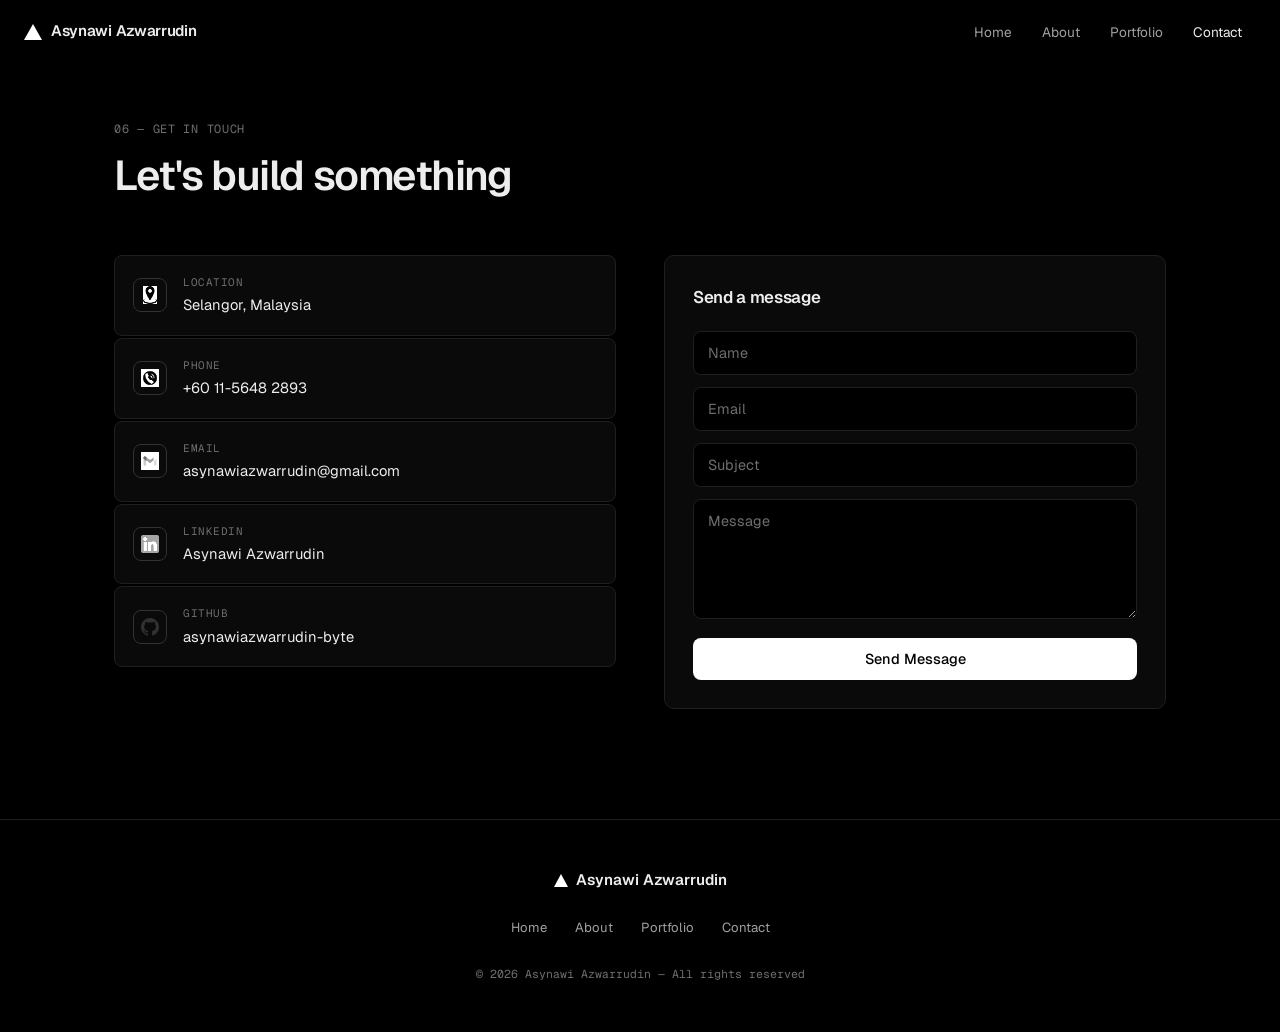
<file: contact.html>
<!DOCTYPE html>
<html lang="en">
<head>
    <meta charset="UTF-8">
    <meta name="viewport" content="width=device-width, initial-scale=1.0">
    <title>Contact Muhammad Asynawi — Let's build something</title>
    <link rel="preconnect" href="https://fonts.googleapis.com">
    <link rel="preconnect" href="https://fonts.gstatic.com" crossorigin>
    <link href="https://fonts.googleapis.com/css2?family=Geist:wght@300;400;500;600;700;800&family=Geist+Mono:wght@400;500;600&display=swap" rel="stylesheet">
    <link rel="stylesheet" href="./style.css">
</head>
<body>

<div class="scroll-progress" id="scrollProgress"></div>

<div class="loader" id="loader"><div class="tri"></div></div>

<!-- NAVBAR -->
<nav class="navbar" id="navbar">
    <a href="./index.html" class="nav-brand"><span class="tri"></span> Asynawi Azwarrudin</a>
    <ul class="nav-links" id="navLinks">
        <li><a href="./index.html">Home</a></li>
        <li><a href="./about.html">About</a></li>
        <li><a href="./projects.html">Portfolio</a></li>
        <li><a href="./contact.html" class="active">Contact</a></li>
    </ul>
    <button class="hamburger" onclick="document.getElementById('navLinks').classList.toggle('open')">
        <span></span><span></span><span></span>
    </button>
</nav>

<!-- ═══ CONTACT ═══ -->
<section class="section" id="contact" style="padding-top: 120px;">
    <div class="sec-head reveal">
        <span class="eyebrow">06 — Get in touch</span>
        <h2>Let's build something</h2>
    </div>
    <div class="contact-wrapper">
        <div class="reveal">
            <ul class="contact-list">
                <li class="contact-item">
                    <div class="ci-icon"><img src="./location_icon.png" alt="Location"></div>
                    <div><div class="ci-label">Location</div><div class="ci-value">Selangor, Malaysia</div></div>
                </li>
                <li class="contact-item">
                    <div class="ci-icon"><img src="./phone_icon.png" alt="Phone"></div>
                    <div><div class="ci-label">Phone</div><div class="ci-value"><a href="tel:+601156482893">+60 11-5648 2893</a></div></div>
                </li>
                <li class="contact-item">
                    <div class="ci-icon"><img src="./email_icon.png" alt="Email"></div>
                    <div><div class="ci-label">Email</div><div class="ci-value"><a href="mailto:asynawiazwarrudin@gmail.com">asynawiazwarrudin@gmail.com</a></div></div>
                </li>
                <li class="contact-item">
                    <div class="ci-icon"><img src="./linkedin_icon.png" alt="LinkedIn"></div>
                    <div><div class="ci-label">LinkedIn</div><div class="ci-value"><a href="https://www.linkedin.com/in/asynawi-azwarrudin-061299104/" target="_blank">Asynawi Azwarrudin</a></div></div>
                </li>
                <li class="contact-item">
                    <div class="ci-icon"><img src="./github_icon.png" alt="GitHub"></div>
                    <div><div class="ci-label">GitHub</div><div class="ci-value"><a href="https://github.com/asynawiazwarrudin-byte" target="_blank">asynawiazwarrudin-byte</a></div></div>
                </li>
            </ul>
        </div>
        <div class="reveal">
            <div class="contact-form">
                <h3>Send a message</h3>
                <input type="text" placeholder="Name">
                <input type="email" placeholder="Email">
                <input type="text" placeholder="Subject">
                <textarea placeholder="Message"></textarea>
                <button class="send-btn" type="button" id="sendBtn">Send Message</button>
            </div>
        </div>
    </div>
</section>

<!-- FOOTER -->
<footer>
    <div class="footer-name"><span class="tri"></span> Asynawi Azwarrudin</div>
    <div class="footer-nav">
        <a href="./index.html">Home</a>
        <a href="./about.html">About</a>
        <a href="./projects.html">Portfolio</a>
        <a href="./contact.html">Contact</a>
    </div>
    <p class="footer-copy">© 2026 Asynawi Azwarrudin — All rights reserved</p>
</footer>

<script>
// Loader
window.addEventListener('load', () => {
    setTimeout(() => document.getElementById('loader').classList.add('done'), 500);
});

// Navbar + back-to-top scroll logic
window.addEventListener('scroll', () => {
    document.getElementById('navbar').classList.toggle('scrolled', scrollY > 40);
});

// Mobile nav close
document.querySelectorAll('.nav-links a').forEach(a => {
    a.addEventListener('click', () => document.getElementById('navLinks').classList.remove('open'));
});

// Reveal on scroll
const obs = new IntersectionObserver(entries => {
    entries.forEach(e => { if (e.isIntersecting) e.target.classList.add('vis'); });
}, { threshold: 0.08, rootMargin: '0px 0px -40px 0px' });
document.querySelectorAll('.reveal').forEach(el => obs.observe(el));

// Send button feedback
document.getElementById('sendBtn')?.addEventListener('click', function() {
    this.textContent = 'Sent ✓';
    setTimeout(() => { this.textContent = 'Send Message'; }, 2000);
});

// Scroll progress indicator
window.addEventListener('scroll', () => {
    const winScroll = document.documentElement.scrollTop || document.body.scrollTop;
    const height = document.documentElement.scrollHeight - document.documentElement.clientHeight;
    const scrolled = (winScroll / height) * 100;
    const scrollBar = document.getElementById('scrollProgress');
    if (scrollBar) {
        scrollBar.style.width = scrolled + '%';
    }
});
</script>
</body>
</html>
</file>
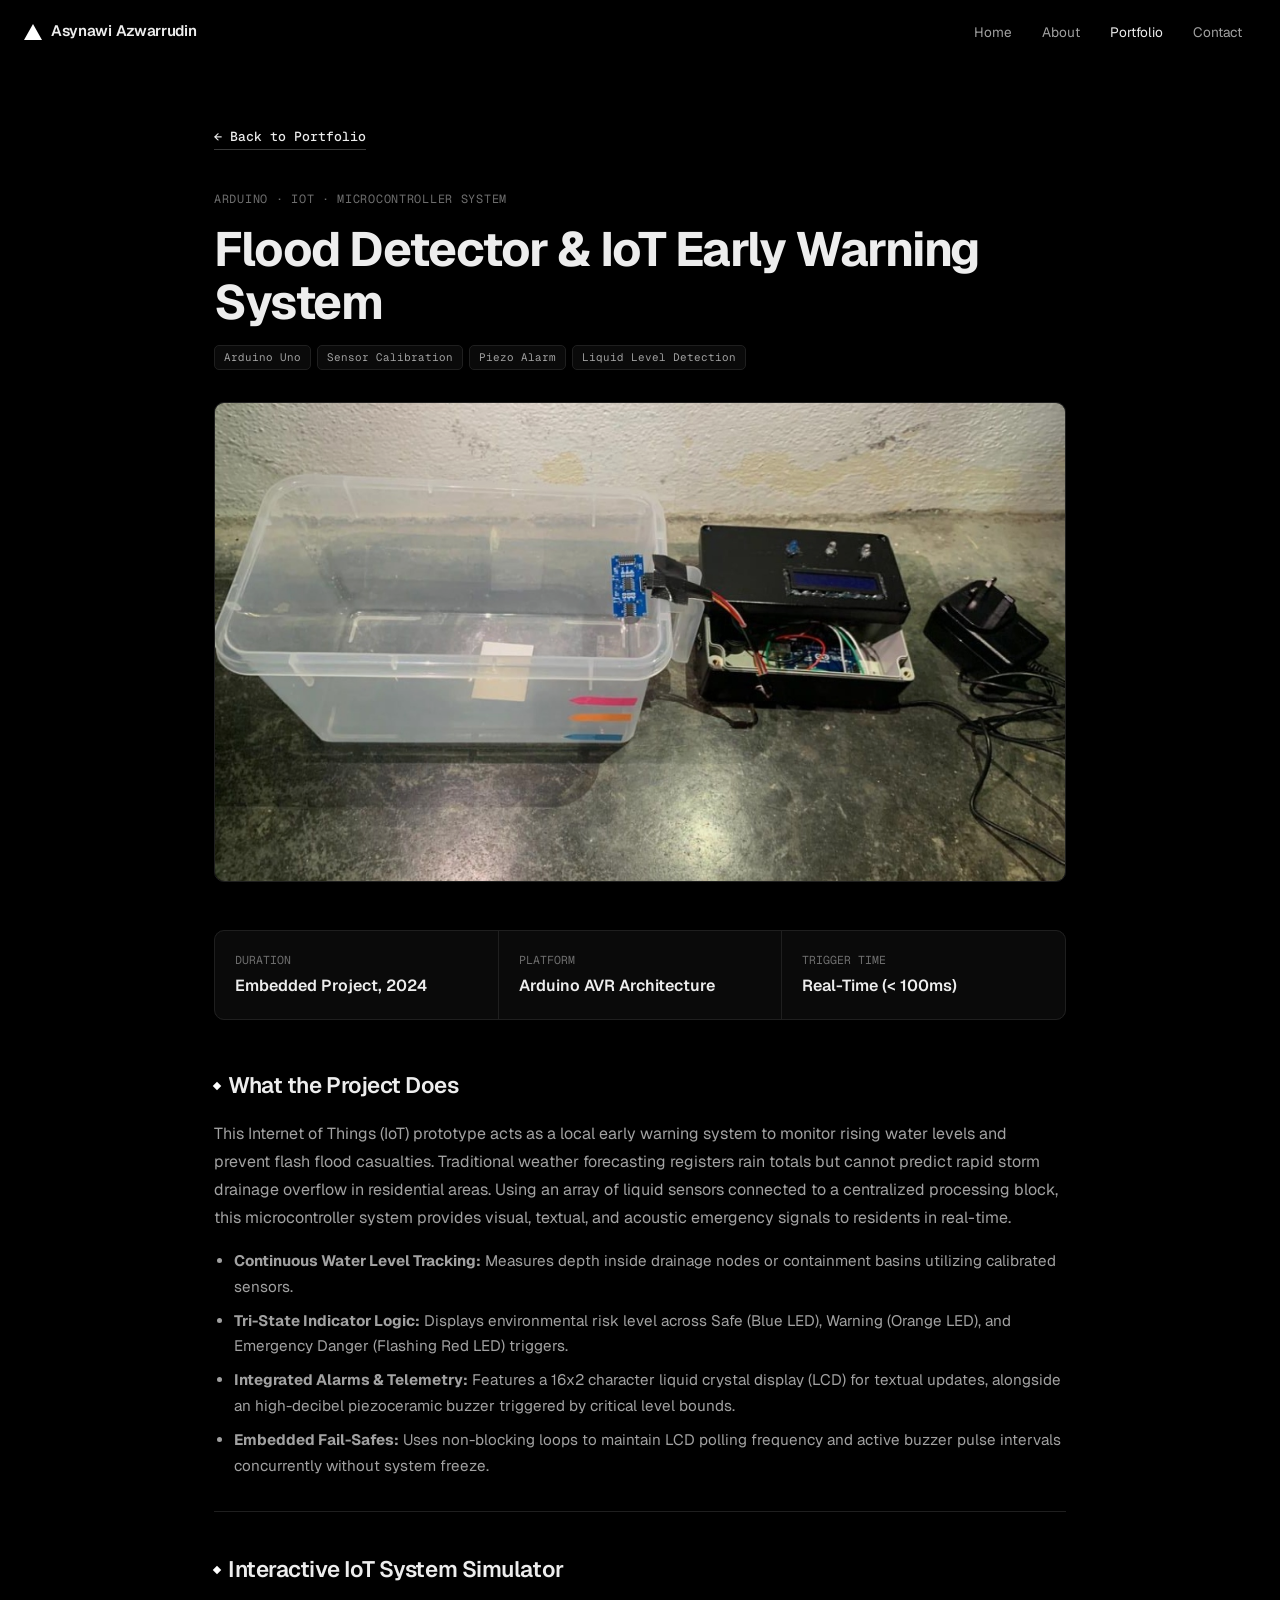
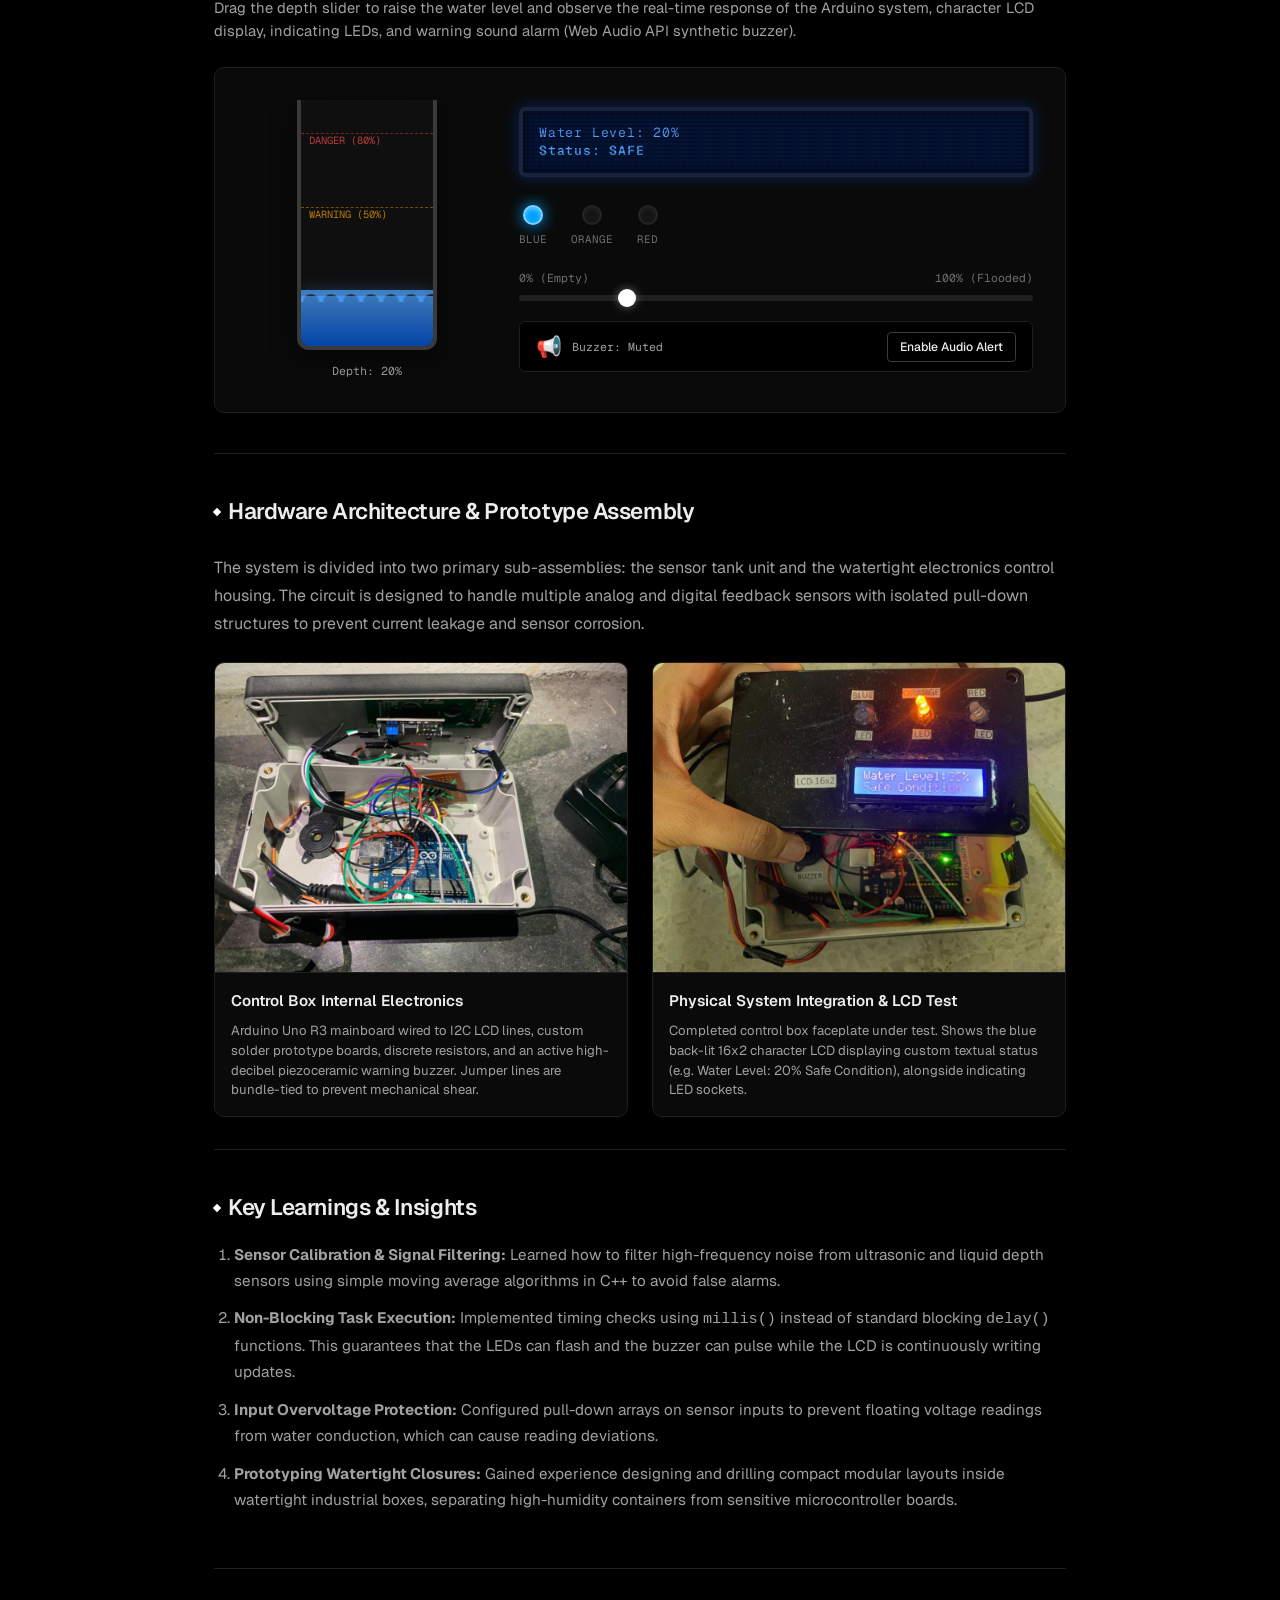
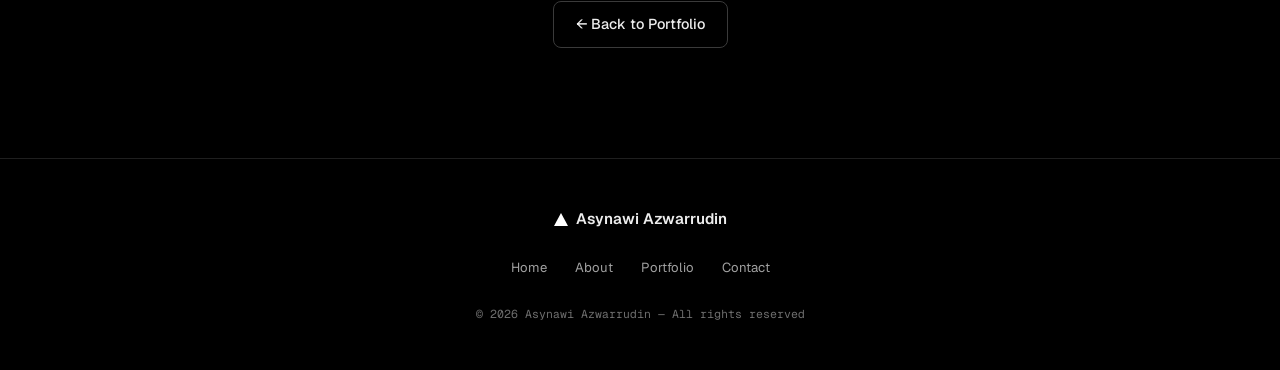
<file: project-flood-detector.html>
<!DOCTYPE html>
<html lang="en">

<head>
    <meta charset="UTF-8">
    <meta name="viewport" content="width=device-width, initial-scale=1.0">
    <title>Flood Detector IoT Early Warning — Project Details</title>
    <link rel="preconnect" href="https://fonts.googleapis.com">
    <link rel="preconnect" href="https://fonts.gstatic.com" crossorigin>
    <link
        href="https://fonts.googleapis.com/css2?family=Geist:wght@300;400;500;600;700;800&family=Geist+Mono:wght@400;500;600&display=swap"
        rel="stylesheet">
    <link rel="stylesheet" href="./style.css">
    <style>
        /* Simulator Specific Styles */
        .sim-container {
            display: grid;
            grid-template-columns: 240px 1fr;
            gap: 32px;
            background: var(--bg-2);
            border: 1px solid var(--border);
            border-radius: var(--radius);
            padding: 32px;
            margin-top: 24px;
            align-items: center;
        }
        @media (max-width: 768px) {
            .sim-container {
                grid-template-columns: 1fr;
                gap: 24px;
                padding: 20px;
            }
        }
        
        /* Water Tank */
        .tank-wrapper {
            display: flex;
            flex-direction: column;
            align-items: center;
            gap: 12px;
        }
        .tank {
            position: relative;
            width: 140px;
            height: 250px;
            border: 4px solid var(--border-hi);
            border-top: none;
            border-radius: 0 0 12px 12px;
            background: rgba(255, 255, 255, 0.02);
            overflow: hidden;
            box-shadow: inset 0 0 20px rgba(255,255,255,0.02), 0 8px 24px rgba(0,0,0,0.5);
        }
        .water {
            position: absolute;
            bottom: 0;
            left: 0;
            right: 0;
            height: 20%;
            background: linear-gradient(180deg, rgba(77, 163, 255, 0.7) 0%, rgba(0, 82, 204, 0.8) 100%);
            transition: height 0.3s cubic-bezier(0.16, 1, 0.3, 1);
            box-shadow: 0 0 20px rgba(77, 163, 255, 0.5);
        }
        /* Water wave animation */
        .water::before {
            content: '';
            position: absolute;
            top: -6px;
            left: 0;
            right: 0;
            height: 12px;
            background-image: radial-gradient(circle at 50% 100%, transparent 45%, rgba(77, 163, 255, 0.7) 55%);
            background-size: 20px 12px;
            animation: wave 1.5s linear infinite;
        }
        @keyframes wave {
            0% { background-position-x: 0; }
            100% { background-position-x: 20px; }
        }
        
        /* Sensor indicator lines */
        .sensor-line {
            position: absolute;
            left: 0;
            right: 0;
            border-top: 1px dashed rgba(255, 255, 255, 0.15);
            font-family: var(--mono);
            font-size: 0.65rem;
            color: var(--fg-3);
            padding-left: 8px;
            line-height: 1.4;
        }
        .line-danger { bottom: 80%; border-color: rgba(255, 77, 77, 0.4); color: rgba(255, 77, 77, 0.7); }
        .line-warning { bottom: 50%; border-color: rgba(255, 165, 0, 0.4); color: rgba(255, 165, 0, 0.7); }
        
        /* Control Panel */
        .control-panel {
            display: flex;
            flex-direction: column;
            gap: 20px;
        }
        
        /* Slider */
        .slider-box {
            display: flex;
            flex-direction: column;
            gap: 8px;
        }
        .sim-slider {
            width: 100%;
            -webkit-appearance: none;
            appearance: none;
            height: 6px;
            border-radius: 3px;
            background: var(--border);
            outline: none;
            cursor: pointer;
        }
        .sim-slider::-webkit-slider-thumb {
            -webkit-appearance: none;
            width: 18px;
            height: 18px;
            border-radius: 50%;
            background: var(--white);
            box-shadow: 0 0 10px rgba(255,255,255,0.4);
            transition: transform 0.1s;
        }
        .sim-slider::-webkit-slider-thumb:hover {
            transform: scale(1.2);
        }
        
        /* LCD Display */
        .lcd-display {
            background: #001133;
            border: 4px solid #1a233d;
            border-radius: 6px;
            padding: 12px 16px;
            font-family: var(--mono);
            color: #4da3ff;
            box-shadow: 0 0 15px rgba(0, 82, 204, 0.4), inset 0 0 10px rgba(0,0,0,0.8);
            letter-spacing: 0.05em;
            line-height: 1.4;
            min-height: 70px;
            display: flex;
            flex-direction: column;
            justify-content: center;
            position: relative;
            overflow: hidden;
        }
        .lcd-display::after {
            content: '';
            position: absolute;
            inset: 0;
            background: linear-gradient(rgba(18, 16, 16, 0) 50%, rgba(0, 0, 0, 0.25) 50%), linear-gradient(90deg, rgba(255, 0, 0, 0.06), rgba(0, 255, 0, 0.02), rgba(0, 0, 255, 0.06));
            background-size: 100% 4px, 6px 100%;
            pointer-events: none;
        }
        .lcd-danger {
            color: #ff4d4d;
            box-shadow: 0 0 15px rgba(255, 77, 77, 0.4), inset 0 0 10px rgba(0,0,0,0.8);
        }
        .lcd-warning {
            color: #ffa500;
            box-shadow: 0 0 15px rgba(255, 165, 0, 0.4), inset 0 0 10px rgba(0,0,0,0.8);
        }
        
        /* LEDs indicator row */
        .led-row {
            display: flex;
            gap: 24px;
            align-items: center;
            margin-top: 8px;
        }
        .led-indicator {
            display: flex;
            flex-direction: column;
            align-items: center;
            gap: 6px;
            font-family: var(--mono);
            font-size: 0.68rem;
            color: var(--fg-3);
        }
        .led-bulb {
            width: 20px;
            height: 20px;
            border-radius: 50%;
            background: #151515;
            border: 2px solid #252525;
            transition: all 0.2s ease;
            box-shadow: inset 0 2px 4px rgba(255,255,255,0.05);
        }
        /* LED active states */
        .led-blue.active {
            background: #00a2ff;
            border-color: #7cd2ff;
            box-shadow: 0 0 15px #00a2ff, inset 0 2px 4px rgba(255,255,255,0.4);
        }
        .led-orange.active {
            background: #ff8800;
            border-color: #ffb766;
            box-shadow: 0 0 15px #ff8800, inset 0 2px 4px rgba(255,255,255,0.4);
        }
        .led-red.active {
            background: #ff2a2a;
            border-color: #ff8080;
            box-shadow: 0 0 15px #ff2a2a, inset 0 2px 4px rgba(255,255,255,0.4);
            animation: ledFlash 0.3s infinite alternate;
        }
        @keyframes ledFlash {
            0% { box-shadow: 0 0 4px #ff2a2a; opacity: 0.6; }
            100% { box-shadow: 0 0 20px #ff2a2a; opacity: 1; }
        }
        
        /* Audio Control & Sound Waves */
        .audio-control-bar {
            display: flex;
            justify-content: space-between;
            align-items: center;
            background: var(--bg);
            border: 1px solid var(--border);
            border-radius: 6px;
            padding: 8px 16px;
        }
        
        /* Buzzer speaker animation */
        .speaker-box {
            display: flex;
            align-items: center;
            gap: 10px;
        }
        .buzzer-icon {
            font-size: 1.3rem;
            color: var(--fg-3);
            transition: color 0.2s;
            position: relative;
        }
        .buzzer-icon.active {
            color: #ff4d4d;
            animation: shake 0.1s infinite;
        }
        @keyframes shake {
            0% { transform: translate(1px, 1px) rotate(0deg); }
            50% { transform: translate(-1px, -1px) rotate(1deg); }
            100% { transform: translate(1px, -1px) rotate(-1deg); }
        }
        .sound-wave {
            position: absolute;
            left: 20px;
            top: 50%;
            transform: translateY(-50%);
            width: 10px;
            height: 10px;
            border-right: 2px solid #ff4d4d;
            border-radius: 50%;
            opacity: 0;
            pointer-events: none;
        }
        .sound-wave-1 { width: 14px; height: 14px; }
        .sound-wave-2 { width: 22px; height: 22px; }
        .buzzer-icon.active .sound-wave-1 {
            animation: ripple 0.6s linear infinite;
        }
        .buzzer-icon.active .sound-wave-2 {
            animation: ripple 0.6s linear infinite 0.3s;
        }
        @keyframes ripple {
            0% { opacity: 0.2; transform: translateY(-50%) scale(0.6); }
            50% { opacity: 0.8; }
            100% { opacity: 0; transform: translateY(-50%) scale(1.4); }
        }
        
        /* Emergency warning flashing container */
        .sim-container.emergency-active {
            border-color: rgba(255, 77, 77, 0.4);
            animation: panelFlash 2s infinite ease-in-out;
        }
        @keyframes panelFlash {
            0%, 100% { box-shadow: 0 0 10px rgba(0,0,0,0.5); }
            50% { box-shadow: 0 0 20px rgba(255, 77, 77, 0.15); border-color: rgba(255, 77, 77, 0.6); }
        }
    </style>
</head>

<body>

    <div class="scroll-progress" id="scrollProgress"></div>

    <div class="loader" id="loader">
        <div class="tri"></div>
    </div>

    <!-- NAVBAR -->
    <nav class="navbar" id="navbar">
        <a href="./index.html" class="nav-brand"><span class="tri"></span> Asynawi Azwarrudin</a>
        <ul class="nav-links" id="navLinks">
            <li><a href="./index.html">Home</a></li>
            <li><a href="./about.html">About</a></li>
            <li><a href="./projects.html" class="active">Portfolio</a></li>
            <li><a href="./contact.html">Contact</a></li>
        </ul>
        <button class="hamburger" onclick="document.getElementById('navLinks').classList.toggle('open')">
            <span></span><span></span><span></span>
        </button>
    </nav>

    <!-- ═══ PROJECT DETAIL ═══ -->
    <section class="section" style="padding-top: 120px; max-width: 900px;">
        <div class="reveal" style="margin-bottom: 32px;">
            <a href="./projects.html" class="link" style="font-family: var(--mono); font-size: 0.82rem; margin-bottom: 24px; display: inline-flex; align-items: center; gap: 8px;">← Back to Portfolio</a>
            <span class="eyebrow" style="margin-top: 16px;">Arduino · IoT · Microcontroller System</span>
            <h1 style="font-size: clamp(2rem, 5vw, 3rem); font-weight: 700; letter-spacing: -.03em; line-height: 1.1; margin-bottom: 16px;">Flood Detector &amp; IoT Early Warning System</h1>
            <div class="card-tags" style="margin-bottom: 24px;">
                <span class="card-tag">Arduino Uno</span>
                <span class="card-tag">Sensor Calibration</span>
                <span class="card-tag">Piezo Alarm</span>
                <span class="card-tag">Liquid Level Detection</span>
            </div>
        </div>

        <!-- Project Hero Image (User Prototype Setup) -->
        <div class="reveal" style="border: 1px solid var(--border); border-radius: var(--radius); overflow: hidden; margin-bottom: 48px; background: var(--bg-2);">
            <img src="./flood_detector_setup.jpg" alt="Flood Detector IoT Experimental Setup" style="width: 100%; display: block; object-fit: cover; aspect-ratio: 16/9; filter: brightness(0.95);">
        </div>

        <div class="grid qualities-grid reveal" style="grid-template-columns: repeat(3, 1fr); margin-bottom: 48px; text-align: left;">
            <div class="quality-box" style="padding: 20px; text-align: left;">
                <div style="font-family: var(--mono); font-size: 0.72rem; color: var(--fg-3); text-transform: uppercase;">Duration</div>
                <div style="font-weight: 600; font-size: 1rem; margin-top: 4px;">Embedded Project, 2024</div>
            </div>
            <div class="quality-box" style="padding: 20px; text-align: left;">
                <div style="font-family: var(--mono); font-size: 0.72rem; color: var(--fg-3); text-transform: uppercase;">Platform</div>
                <div style="font-weight: 600; font-size: 1rem; margin-top: 4px;">Arduino AVR Architecture</div>
            </div>
            <div class="quality-box" style="padding: 20px; text-align: left;">
                <div style="font-family: var(--mono); font-size: 0.72rem; color: var(--fg-3); text-transform: uppercase;">Trigger Time</div>
                <div style="font-weight: 600; font-size: 1rem; margin-top: 4px;">Real-Time (< 100ms)</div>
            </div>
        </div>

        <!-- Content Sections -->
        <div class="reveal" style="display: flex; flex-direction: column; gap: 40px; margin-bottom: 56px;">
            
            <!-- What the Project Does -->
            <div style="border-bottom: 1px solid var(--border); padding-bottom: 32px;">
                <h3 style="font-size: 1.4rem; font-weight: 600; letter-spacing: -.02em; margin-bottom: 16px; display: flex; align-items: center; gap: 8px;">
                    <span style="width: 6px; height: 6px; background: var(--white); transform: rotate(45deg);"></span>
                    What the Project Does
                </h3>
                <p style="color: var(--fg-2); font-size: 1rem; line-height: 1.75; margin-bottom: 16px;">
                    This Internet of Things (IoT) prototype acts as a local early warning system to monitor rising water levels and prevent flash flood casualties. Traditional weather forecasting registers rain totals but cannot predict rapid storm drainage overflow in residential areas. Using an array of liquid sensors connected to a centralized processing block, this microcontroller system provides visual, textual, and acoustic emergency signals to residents in real-time.
                </p>
                <ul style="list-style: disc; margin-left: 20px; color: var(--fg-2); font-size: 0.95rem; line-height: 1.7; display: flex; flex-direction: column; gap: 8px;">
                    <li><strong>Continuous Water Level Tracking:</strong> Measures depth inside drainage nodes or containment basins utilizing calibrated sensors.</li>
                    <li><strong>Tri-State Indicator Logic:</strong> Displays environmental risk level across Safe (Blue LED), Warning (Orange LED), and Emergency Danger (Flashing Red LED) triggers.</li>
                    <li><strong>Integrated Alarms &amp; Telemetry:</strong> Features a 16x2 character liquid crystal display (LCD) for textual updates, alongside an high-decibel piezoceramic buzzer triggered by critical level bounds.</li>
                    <li><strong>Embedded Fail-Safes:</strong> Uses non-blocking loops to maintain LCD polling frequency and active buzzer pulse intervals concurrently without system freeze.</li>
                </ul>
            </div>

            <!-- INTERACTIVE SIMULATION PANEL -->
            <div style="border-bottom: 1px solid var(--border); padding-bottom: 40px;">
                <h3 style="font-size: 1.4rem; font-weight: 600; letter-spacing: -.02em; margin-bottom: 8px; display: flex; align-items: center; gap: 8px;">
                    <span style="width: 6px; height: 6px; background: var(--white); transform: rotate(45deg);"></span>
                    Interactive IoT System Simulator
                </h3>
                <p style="color: var(--fg-2); font-size: 0.92rem; line-height: 1.6; margin-bottom: 16px;">
                    Drag the depth slider to raise the water level and observe the real-time response of the Arduino system, character LCD display, indicating LEDs, and warning sound alarm (Web Audio API synthetic buzzer).
                </p>

                <!-- Simulator Container -->
                <div class="sim-container" id="simContainer">
                    
                    <!-- Left: Water Tank Visual -->
                    <div class="tank-wrapper">
                        <div class="tank">
                            <div class="water" id="simWater"></div>
                            <div class="sensor-line line-danger">DANGER (80%)</div>
                            <div class="sensor-line line-warning">WARNING (50%)</div>
                        </div>
                        <div style="font-family: var(--mono); font-size: 0.72rem; color: var(--fg-2);" id="simLevelVal">Depth: 20%</div>
                    </div>
                    
                    <!-- Right: Control Box & LED Indicators -->
                    <div class="control-panel">
                        <!-- LCD Screen -->
                        <div class="lcd-display" id="simLcd">
                            <div style="font-size: 0.82rem; font-family: var(--mono);">Water Level: 20%</div>
                            <div style="font-size: 0.82rem; font-family: var(--mono); font-weight: 600;">Safe Condition</div>
                        </div>
                        
                        <!-- LEDs row -->
                        <div class="led-row">
                            <div class="led-indicator">
                                <div class="led-bulb led-blue active" id="ledBlue"></div>
                                <span>BLUE</span>
                            </div>
                            <div class="led-indicator">
                                <div class="led-bulb led-orange" id="ledOrange"></div>
                                <span>ORANGE</span>
                            </div>
                            <div class="led-indicator">
                                <div class="led-bulb led-red" id="ledRed"></div>
                                <span>RED</span>
                            </div>
                        </div>
                        
                        <!-- Slider Control -->
                        <div class="slider-box">
                            <div style="display:flex; justify-content:space-between; font-family:var(--mono); font-size:0.72rem; color:var(--fg-3);">
                                <span>0% (Empty)</span>
                                <span>100% (Flooded)</span>
                            </div>
                            <input type="range" min="0" max="100" value="20" class="sim-slider" id="waterSlider">
                        </div>

                        <!-- Audio and Controls -->
                        <div class="audio-control-bar">
                            <div class="speaker-box">
                                <div class="buzzer-icon" id="buzzerIcon">
                                    📢
                                    <div class="sound-wave sound-wave-1"></div>
                                    <div class="sound-wave sound-wave-2"></div>
                                </div>
                                <span style="font-family: var(--mono); font-size: 0.72rem; color: var(--fg-2);" id="speakerText">Buzzer: Muted</span>
                            </div>
                            <button class="btn btn-ghost" style="padding: 6px 12px; font-size: 0.76rem; border-radius: 4px;" id="audioToggle">Enable Audio Alert</button>
                        </div>
                    </div>
                </div>
            </div>

            <!-- Hardware Layout & Wiring -->
            <div style="border-bottom: 1px solid var(--border); padding-bottom: 32px;">
                <h3 style="font-size: 1.4rem; font-weight: 600; letter-spacing: -.02em; margin-bottom: 24px; display: flex; align-items: center; gap: 8px;">
                    <span style="width: 6px; height: 6px; background: var(--white); transform: rotate(45deg);"></span>
                    Hardware Architecture &amp; Prototype Assembly
                </h3>
                
                <p style="color: var(--fg-2); font-size: 1rem; line-height: 1.75; margin-bottom: 24px;">
                    The system is divided into two primary sub-assemblies: the sensor tank unit and the watertight electronics control housing. The circuit is designed to handle multiple analog and digital feedback sensors with isolated pull-down structures to prevent current leakage and sensor corrosion.
                </p>

                <div style="display: grid; grid-template-columns: repeat(auto-fit, minmax(340px, 1fr)); gap: 24px;">
                    <!-- Card 1: Internal Wiring -->
                    <div style="border: 1px solid var(--border); border-radius: var(--radius); overflow: hidden; background: var(--bg-2); display: flex; flex-direction: column;">
                        <img src="./flood_detector_wiring.jpg" alt="Arduino Uno Internal Wiring Layout" style="width: 100%; display: block; object-fit: cover; aspect-ratio: 4/3;">
                        <div style="padding: 16px; border-top: 1px solid var(--border); background: var(--bg-2);">
                            <h5 style="font-size: 0.95rem; font-weight: 600; margin-bottom: 8px;">Control Box Internal Electronics</h5>
                            <p style="font-size: 0.82rem; color: var(--fg-2); line-height: 1.5; margin: 0;">Arduino Uno R3 mainboard wired to I2C LCD lines, custom solder prototype boards, discrete resistors, and an active high-decibel piezoceramic warning buzzer. Jumper lines are bundle-tied to prevent mechanical shear.</p>
                        </div>
                    </div>

                    <!-- Card 2: Box in Action -->
                    <div style="border: 1px solid var(--border); border-radius: var(--radius); overflow: hidden; background: var(--bg-2); display: flex; flex-direction: column;">
                        <img src="./flood_detector_action.jpg" alt="Prototype in active condition" style="width: 100%; display: block; object-fit: cover; aspect-ratio: 4/3;">
                        <div style="padding: 16px; border-top: 1px solid var(--border); background: var(--bg-2);">
                            <h5 style="font-size: 0.95rem; font-weight: 600; margin-bottom: 8px;">Physical System Integration &amp; LCD Test</h5>
                            <p style="font-size: 0.82rem; color: var(--fg-2); line-height: 1.5; margin: 0;">Completed control box faceplate under test. Shows the blue back-lit 16x2 character LCD displaying custom textual status (e.g. Water Level: 20% Safe Condition), alongside indicating LED sockets.</p>
                        </div>
                    </div>
                </div>
            </div>

            <!-- What I Learned -->
            <div>
                <h3 style="font-size: 1.4rem; font-weight: 600; letter-spacing: -.02em; margin-bottom: 16px; display: flex; align-items: center; gap: 8px;">
                    <span style="width: 6px; height: 6px; background: var(--white); transform: rotate(45deg);"></span>
                    Key Learnings &amp; Insights
                </h3>
                <ul style="list-style: decimal; margin-left: 20px; color: var(--fg-2); font-size: 0.95rem; line-height: 1.7; display: flex; flex-direction: column; gap: 12px;">
                    <li><strong>Sensor Calibration &amp; Signal Filtering:</strong> Learned how to filter high-frequency noise from ultrasonic and liquid depth sensors using simple moving average algorithms in C++ to avoid false alarms.</li>
                    <li><strong>Non-Blocking Task Execution:</strong> Implemented timing checks using <code>millis()</code> instead of standard blocking <code>delay()</code> functions. This guarantees that the LEDs can flash and the buzzer can pulse while the LCD is continuously writing updates.</li>
                    <li><strong>Input Overvoltage Protection:</strong> Configured pull-down arrays on sensor inputs to prevent floating voltage readings from water conduction, which can cause reading deviations.</li>
                    <li><strong>Prototyping Watertight Closures:</strong> Gained experience designing and drilling compact modular layouts inside watertight industrial boxes, separating high-humidity containers from sensitive microcontroller boards.</li>
                </ul>
            </div>

        </div>

        <div style="border-top: 1px solid var(--border); padding-top: 32px; text-align: center;" class="reveal">
            <a href="./projects.html" class="btn btn-ghost">← Back to Portfolio</a>
        </div>
    </section>

    <!-- FOOTER -->
    <footer>
        <div class="footer-name"><span class="tri"></span> Asynawi Azwarrudin</div>
        <div class="footer-nav">
            <a href="./index.html">Home</a>
            <a href="./about.html">About</a>
            <a href="./projects.html">Portfolio</a>
            <a href="./contact.html">Contact</a>
        </div>
        <p class="footer-copy">© 2026 Asynawi Azwarrudin — All rights reserved</p>
    </footer>

    <button class="btt" id="btt" onclick="window.scrollTo({top:0,behavior:'smooth'})">↑</button>

    <script>
        // Loader
        window.addEventListener('load', () => {
            setTimeout(() => document.getElementById('loader').classList.add('done'), 500);
        });

        // Navbar scroll logic
        window.addEventListener('scroll', () => {
            document.getElementById('navbar').classList.toggle('scrolled', scrollY > 40);
            document.getElementById('btt').classList.toggle('show', scrollY > 500);
        });

        // Reveal on scroll
        const obs = new IntersectionObserver(entries => {
            entries.forEach(e => { if (e.isIntersecting) e.target.classList.add('vis'); });
        }, { threshold: 0.08 });
        document.querySelectorAll('.reveal').forEach(el => obs.observe(el));

        // Scroll progress indicator
        window.addEventListener('scroll', () => {
            const winScroll = document.documentElement.scrollTop || document.body.scrollTop;
            const height = document.documentElement.scrollHeight - document.documentElement.clientHeight;
            const scrolled = (winScroll / height) * 100;
            const scrollBar = document.getElementById('scrollProgress');
            if (scrollBar) {
                scrollBar.style.width = scrolled + '%';
            }
        });

        // ==========================================
        // SIMULATOR INTERACTIVE LOGIC (Wow Factor!)
        // ==========================================
        const slider = document.getElementById('waterSlider');
        const water = document.getElementById('simWater');
        const levelVal = document.getElementById('simLevelVal');
        const lcd = document.getElementById('simLcd');
        
        const ledBlue = document.getElementById('ledBlue');
        const ledOrange = document.getElementById('ledOrange');
        const ledRed = document.getElementById('ledRed');
        
        const buzzerIcon = document.getElementById('buzzerIcon');
        const speakerText = document.getElementById('speakerText');
        const audioToggle = document.getElementById('audioToggle');
        const simContainer = document.getElementById('simContainer');
        
        let audioContext = null;
        let isAudioEnabled = false;
        let alarmInterval = null;
        let oscillator = null;

        // Toggle Audio Setup
        audioToggle.addEventListener('click', () => {
            if (!audioContext) {
                // Initialize browser audio context
                audioContext = new (window.AudioContext || window.webkitAudioContext)();
            }
            
            isAudioEnabled = !isAudioEnabled;
            if (isAudioEnabled) {
                audioToggle.textContent = 'Mute Audio Alert';
                speakerText.textContent = 'Buzzer: Ready';
                audioToggle.classList.remove('btn-ghost');
                audioToggle.classList.add('btn-primary');
            } else {
                audioToggle.textContent = 'Enable Audio Alert';
                speakerText.textContent = 'Buzzer: Muted';
                audioToggle.classList.remove('btn-primary');
                audioToggle.classList.add('btn-ghost');
                stopAlarmSound();
            }
            updateSimulation();
        });

        function playBeep() {
            if (!audioContext || !isAudioEnabled) return;
            try {
                if (audioContext.state === 'suspended') {
                    audioContext.resume();
                }
                
                oscillator = audioContext.createOscillator();
                const gainNode = audioContext.createGain();
                
                oscillator.type = 'sine'; // clean sine tone
                oscillator.frequency.value = 2800; // high pitch alert tone
                
                // Intermittent piezo pulse envelope
                gainNode.gain.setValueAtTime(0, audioContext.currentTime);
                gainNode.gain.linearRampToValueAtTime(0.3, audioContext.currentTime + 0.02);
                gainNode.gain.setValueAtTime(0.3, audioContext.currentTime + 0.12);
                gainNode.gain.exponentialRampToValueAtTime(0.001, audioContext.currentTime + 0.15);
                
                oscillator.connect(gainNode);
                gainNode.connect(audioContext.destination);
                
                oscillator.start();
                oscillator.stop(audioContext.currentTime + 0.16);
            } catch (e) {
                console.error("Audio error: ", e);
            }
        }

        function startAlarmSound() {
            if (alarmInterval) return;
            // Beep every 300ms
            alarmInterval = setInterval(playBeep, 300);
        }

        function stopAlarmSound() {
            if (alarmInterval) {
                clearInterval(alarmInterval);
                alarmInterval = null;
            }
        }

        function updateSimulation() {
            const val = parseInt(slider.value);
            
            // 1. Water container visual height
            water.style.height = val + '%';
            levelVal.textContent = `Depth: ${val}%`;
            
            // 2. Clear LED states
            ledBlue.classList.remove('active');
            ledOrange.classList.remove('active');
            ledRed.classList.remove('active');
            
            // Clear LCD classes
            lcd.classList.remove('lcd-warning');
            lcd.classList.remove('lcd-danger');
            
            // Clear Emergency panel flash
            simContainer.classList.remove('emergency-active');
            buzzerIcon.classList.remove('active');
            
            // 3. Control box logic & LCD string formatting
            if (val < 50) {
                // Safe Condition (0 - 49%)
                ledBlue.classList.add('active');
                lcd.innerHTML = `
                    <div style="font-size:0.82rem; font-family:var(--mono);">Water Level: ${val}%</div>
                    <div style="font-size:0.82rem; font-family:var(--mono); font-weight:600;">Status: SAFE</div>
                `;
                stopAlarmSound();
                if (isAudioEnabled) speakerText.textContent = 'Buzzer: Active (Idle)';
            } else if (val >= 50 && val < 80) {
                // Warning Condition (50% - 79%)
                ledOrange.classList.add('active');
                lcd.classList.add('lcd-warning');
                lcd.innerHTML = `
                    <div style="font-size:0.82rem; font-family:var(--mono); color:#ffa500;">Water Level: ${val}%</div>
                    <div style="font-size:0.82rem; font-family:var(--mono); font-weight:600; color:#ffa500;">Status: WARNING</div>
                `;
                stopAlarmSound();
                if (isAudioEnabled) speakerText.textContent = 'Buzzer: Active (Idle)';
            } else {
                // Danger Flood Condition (80% - 100%)
                ledRed.classList.add('active');
                lcd.classList.add('lcd-danger');
                simContainer.classList.add('emergency-active');
                buzzerIcon.classList.add('active');
                
                lcd.innerHTML = `
                    <div style="font-size:0.82rem; font-family:var(--mono); color:#ff4d4d;">Water Level: ${val}%</div>
                    <div style="font-size:0.82rem; font-family:var(--mono); font-weight:600; color:#ff4d4d; animation: pulse 0.6s infinite alternate;">EMERGENCY ALARM</div>
                `;
                
                if (isAudioEnabled) {
                    speakerText.textContent = 'Buzzer: ALARM!';
                    startAlarmSound();
                }
            }
        }

        // Event listener on slider drag
        slider.addEventListener('input', updateSimulation);
        
        // Run initial configuration
        updateSimulation();
    </script>
</body>

</html>
</file>
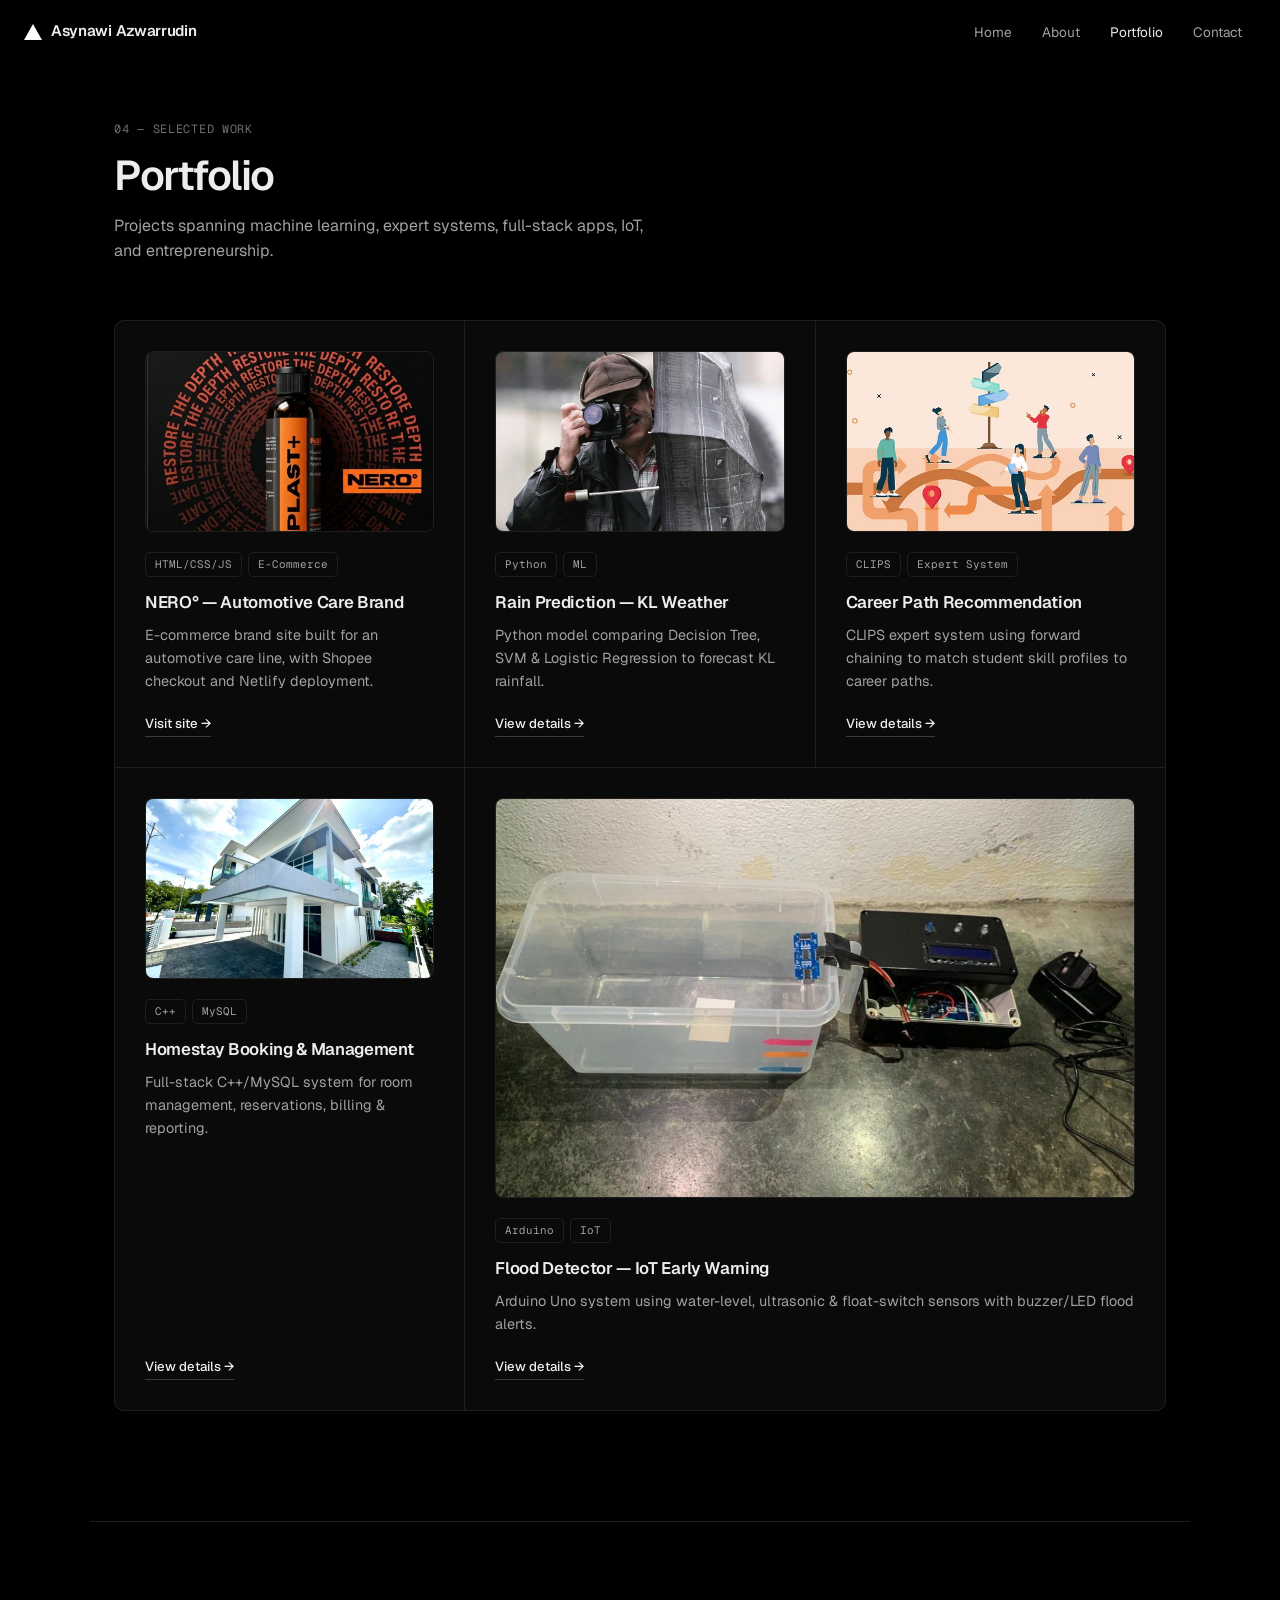
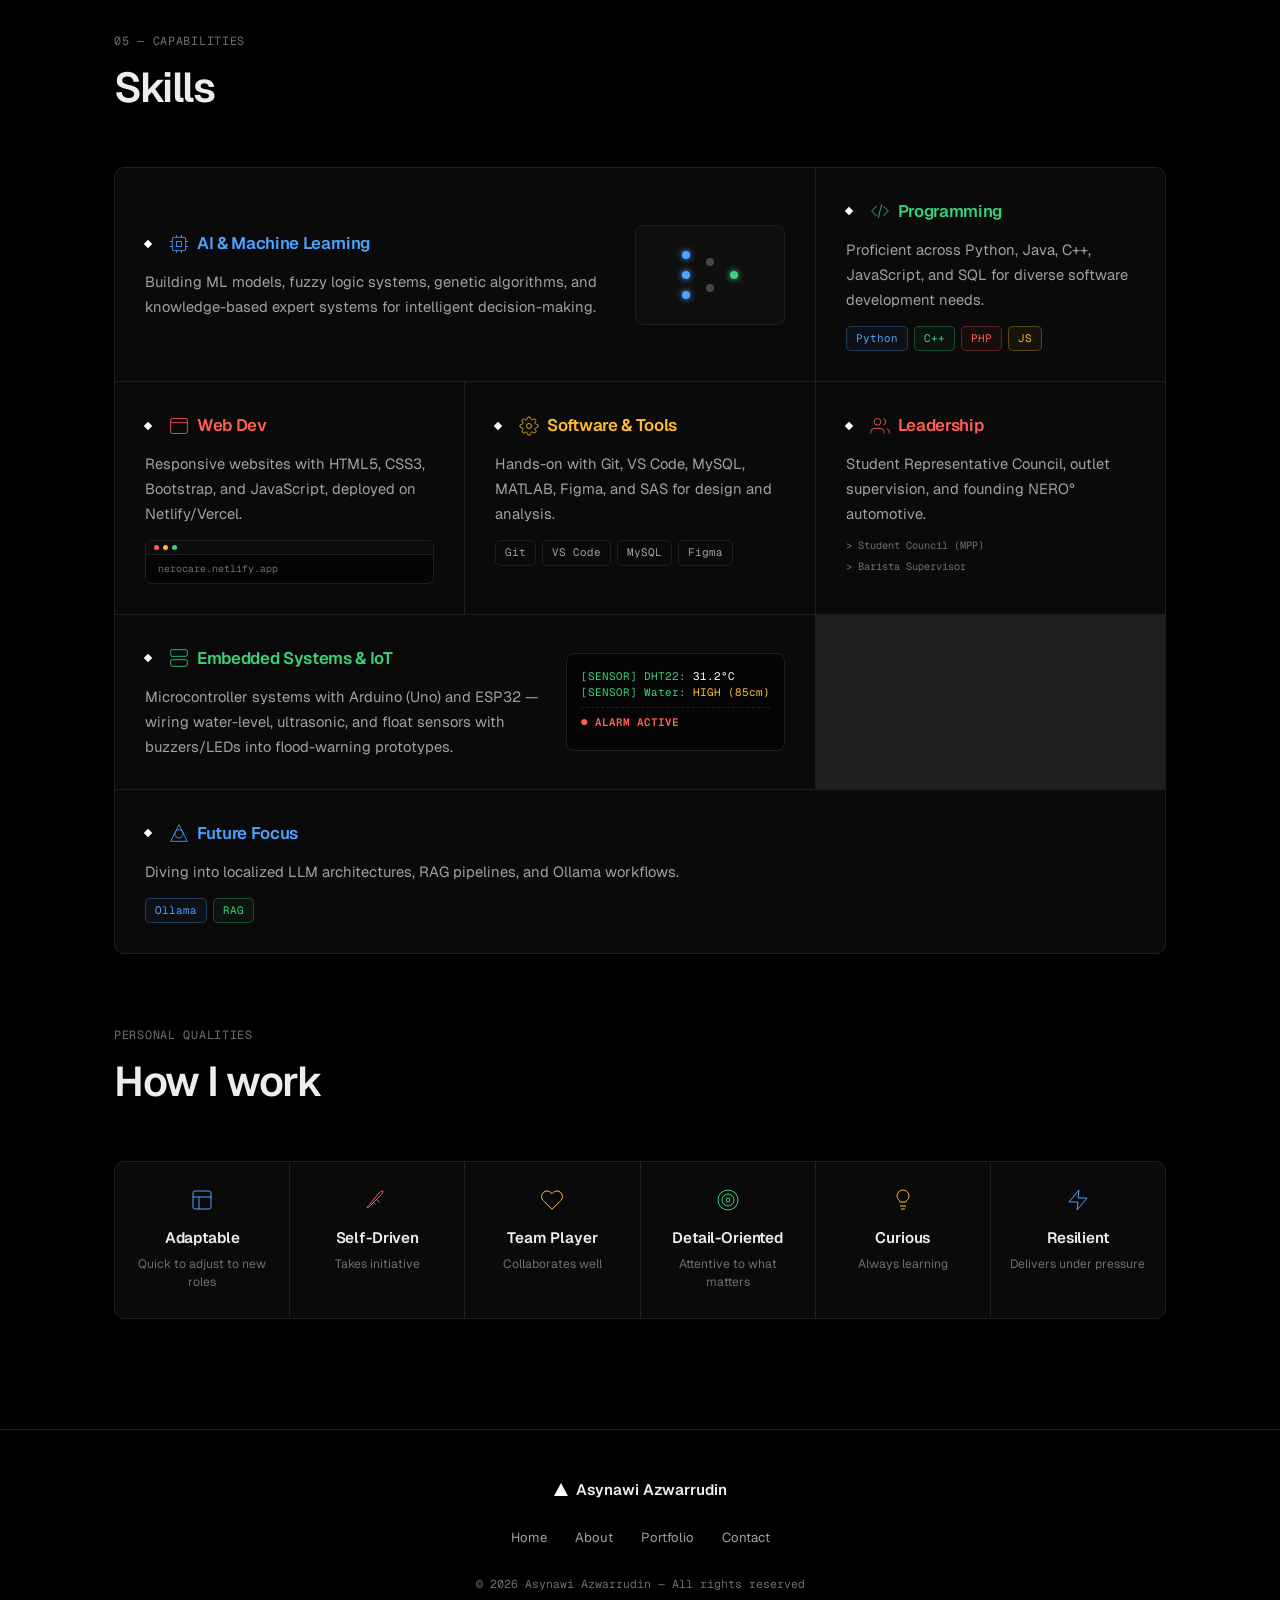
<file: projects.html>
<!DOCTYPE html>
<html lang="en">
<head>
    <meta charset="UTF-8">
    <meta name="viewport" content="width=device-width, initial-scale=1.0">
    <title>Portfolio Muhammad Asynawi — Projects &amp; Capabilities</title>
    <link rel="preconnect" href="https://fonts.googleapis.com">
    <link rel="preconnect" href="https://fonts.gstatic.com" crossorigin>
    <link href="https://fonts.googleapis.com/css2?family=Geist:wght@300;400;500;600;700;800&family=Geist+Mono:wght@400;500;600&display=swap" rel="stylesheet">
    <link rel="stylesheet" href="./style.css">
</head>
<body>

<div class="scroll-progress" id="scrollProgress"></div>

<div class="loader" id="loader"><div class="tri"></div></div>

<!-- NAVBAR -->
<nav class="navbar" id="navbar">
    <a href="./index.html" class="nav-brand"><span class="tri"></span> Asynawi Azwarrudin</a>
    <ul class="nav-links" id="navLinks">
        <li><a href="./index.html">Home</a></li>
        <li><a href="./about.html">About</a></li>
        <li><a href="./projects.html" class="active">Portfolio</a></li>
        <li><a href="./contact.html">Contact</a></li>
    </ul>
    <button class="hamburger" onclick="document.getElementById('navLinks').classList.toggle('open')">
        <span></span><span></span><span></span>
    </button>
</nav>

<!-- ═══ PORTFOLIO ═══ -->
<section class="section" id="portfolio" style="padding-top: 120px;">
    <div class="sec-head reveal">
        <span class="eyebrow">04 — Selected work</span>
        <h2>Portfolio</h2>
        <p>Projects spanning machine learning, expert systems, full-stack apps, IoT, and entrepreneurship.</p>
    </div>
    <div class="grid portfolio-grid">

        <div class="cell portfolio-card reveal">
            <a href="https://nerocare.netlify.app" target="_blank" class="thumb"><img src="./nero_thumbnail.png" alt="NERO° product"></a>
            <div class="card-tags"><span class="card-tag">HTML/CSS/JS</span><span class="card-tag">E-Commerce</span></div>
            <h5>NERO° — Automotive Care Brand</h5>
            <p>E-commerce brand site built for an automotive care line, with Shopee checkout and Netlify deployment.</p>
            <a href="https://nerocare.netlify.app" target="_blank" class="link">Visit site →</a>
        </div>

        <div class="cell portfolio-card reveal">
            <a href="./project-rain-prediction.html" class="thumb"><img src="./rain_prediction_thumbnail.jpg" alt="Rain Prediction KL Weather screenshot"></a>
            <div class="card-tags"><span class="card-tag">Python</span><span class="card-tag">ML</span></div>
            <h5>Rain Prediction — KL Weather</h5>
            <p>Python model comparing Decision Tree, SVM &amp; Logistic Regression to forecast KL rainfall.</p>
            <a href="./project-rain-prediction.html" class="link">View details →</a>
        </div>

        <div class="cell portfolio-card reveal">
            <a href="./project-career-path.html" class="thumb"><img src="./career_navigator_thumbnail.png" alt="Career Path Recommendation screenshot"></a>
            <div class="card-tags"><span class="card-tag">CLIPS</span><span class="card-tag">Expert System</span></div>
            <h5>Career Path Recommendation</h5>
            <p>CLIPS expert system using forward chaining to match student skill profiles to career paths.</p>
            <a href="./project-career-path.html" class="link">View details →</a>
        </div>

        <div class="cell portfolio-card reveal">
            <a href="./project-homestay.html" class="thumb"><img src="./homestay_thumbnail.jpg" alt="Homestay Booking & Management screenshot"></a>
            <div class="card-tags"><span class="card-tag">C++</span><span class="card-tag">MySQL</span></div>
            <h5>Homestay Booking &amp; Management</h5>
            <p>Full-stack C++/MySQL system for room management, reservations, billing &amp; reporting.</p>
            <a href="./project-homestay.html" class="link">View details →</a>
        </div>

        <div class="cell portfolio-card reveal">
            <a href="./project-flood-detector.html" class="thumb"><img src="./flood_detector_setup.jpg" alt="Flood Detector IoT early warning screenshot"></a>
            <div class="card-tags"><span class="card-tag">Arduino</span><span class="card-tag">IoT</span></div>
            <h5>Flood Detector — IoT Early Warning</h5>
            <p>Arduino Uno system using water-level, ultrasonic &amp; float-switch sensors with buzzer/LED flood alerts.</p>
            <a href="./project-flood-detector.html" class="link">View details →</a>
        </div>

    </div>
</section>

<!-- ═══ SKILLS ═══ -->
<section class="section topline" id="skills">
    <div class="sec-head reveal">
        <span class="eyebrow">05 — Capabilities</span>
        <h2>Skills</h2>
    </div>
    <div class="grid skills-grid">
        <!-- AI & ML (Large - Spans 2) -->
        <div class="cell skill-card cell-large reveal">
            <div class="bento-content">
                <div style="flex-grow: 1;">
                    <h4 style="color: #4da3ff; display: flex; align-items: center; gap: 8px;">
                        <svg class="svg-icon" viewBox="0 0 24 24"><rect x="4" y="4" width="16" height="16" rx="2" ry="2"/><rect x="9" y="9" width="6" height="6"/><line x1="9" y1="1" x2="9" y2="4"/><line x1="15" y1="1" x2="15" y2="4"/><line x1="9" y1="20" x2="9" y2="23"/><line x1="15" y1="20" x2="15" y2="23"/><line x1="20" y1="9" x2="23" y2="9"/><line x1="20" y1="15" x2="23" y2="15"/><line x1="1" y1="9" x2="4" y2="9"/><line x1="1" y1="15" x2="4" y2="15"/></svg>
                        AI &amp; Machine Learning
                    </h4>
                    <p style="margin-top: 10px;">Building ML models, fuzzy logic systems, genetic algorithms, and knowledge-based expert systems for intelligent decision-making.</p>
                </div>
                <!-- Mini Neural Net Visualization -->
                <div class="bento-vis" style="display: flex; gap: 16px; align-items: center; justify-content: center; height: 100px; padding: 16px; border-radius: 8px; background: rgba(255,255,255,0.02); border: 1px solid var(--border); overflow: hidden; flex-shrink: 0; min-width: 150px;">
                    <div style="display: flex; flex-direction: column; gap: 12px;">
                        <span style="width: 8px; height: 8px; border-radius: 50%; background: #4da3ff; display: block; box-shadow: 0 0 6px #4da3ff;"></span>
                        <span style="width: 8px; height: 8px; border-radius: 50%; background: #4da3ff; display: block; box-shadow: 0 0 6px #4da3ff;"></span>
                        <span style="width: 8px; height: 8px; border-radius: 50%; background: #4da3ff; display: block; box-shadow: 0 0 6px #4da3ff;"></span>
                    </div>
                    <div style="display: flex; flex-direction: column; gap: 18px;">
                        <span style="width: 8px; height: 8px; border-radius: 50%; background: var(--fg-3); display: block; opacity: 0.6;"></span>
                        <span style="width: 8px; height: 8px; border-radius: 50%; background: var(--fg-3); display: block; opacity: 0.6;"></span>
                    </div>
                    <div style="display: flex; flex-direction: column; gap: 12px;">
                        <span style="width: 8px; height: 8px; border-radius: 50%; background: #3ad17b; display: block; box-shadow: 0 0 6px #3ad17b;"></span>
                    </div>
                </div>
            </div>
        </div>

        <!-- Programming (Small - Spans 1) -->
        <div class="cell skill-card cell-small reveal">
            <h4 style="color: #3ad17b; display: flex; align-items: center; gap: 8px;">
                <svg class="svg-icon" viewBox="0 0 24 24"><polyline points="16 18 22 12 16 6"/><polyline points="8 6 2 12 8 18"/><line x1="14" y1="4" x2="10" y2="20"/></svg>
                Programming
            </h4>
            <p style="margin-top: 10px;">Proficient across Python, Java, C++, JavaScript, and SQL for diverse software development needs.</p>
            <div style="display: flex; gap: 6px; flex-wrap: wrap; margin-top: 14px;">
                <span class="card-tag" style="border-color: rgba(77,163,255,0.3); color: #4da3ff; background: rgba(77,163,255,0.05);">Python</span>
                <span class="card-tag" style="border-color: rgba(58,209,123,0.3); color: #3ad17b; background: rgba(58,209,123,0.05);">C++</span>
                <span class="card-tag" style="border-color: rgba(255,95,86,0.3); color: #ff5f56; background: rgba(255,95,86,0.05);">PHP</span>
                <span class="card-tag" style="border-color: rgba(255,189,46,0.3); color: #ffbd2e; background: rgba(255,189,46,0.05);">JS</span>
            </div>
        </div>

        <!-- Web Development (Small - Spans 1) -->
        <div class="cell skill-card cell-small reveal">
            <h4 style="color: #ff5f56; display: flex; align-items: center; gap: 8px;">
                <svg class="svg-icon" viewBox="0 0 24 24"><rect x="2" y="3" width="20" height="18" rx="2" ry="2"/><line x1="2" y1="8" x2="22" y2="8"/><line x1="6" y1="5" x2="6" y2="5"/><line x1="10" y1="5" x2="10" y2="5"/><line x1="14" y1="5" x2="14" y2="5"/></svg>
                Web Dev
            </h4>
            <p style="margin-top: 10px;">Responsive websites with HTML5, CSS3, Bootstrap, and JavaScript, deployed on Netlify/Vercel.</p>
            <div style="margin-top: 14px; border: 1px solid var(--border); border-radius: 6px; background: #050505; overflow: hidden;">
                <div style="background: #0c0c0c; border-bottom: 1px solid var(--border); padding: 4px 8px; display: flex; gap: 4px;">
                    <span style="width: 5px; height: 5px; border-radius: 50%; background: #ff5f56; display: inline-block;"></span>
                    <span style="width: 5px; height: 5px; border-radius: 50%; background: #ffbd2e; display: inline-block;"></span>
                    <span style="width: 5px; height: 5px; border-radius: 50%; background: #3ad17b; display: inline-block;"></span>
                </div>
                <div style="padding: 6px 12px; font-family: var(--mono); font-size: 0.62rem; color: var(--fg-3); text-align: left;">
                    nerocare.netlify.app
                </div>
            </div>
        </div>

        <!-- Software & Tools (Small - Spans 1) -->
        <div class="cell skill-card cell-small reveal">
            <h4 style="color: #ffbd2e; display: flex; align-items: center; gap: 8px;">
                <svg class="svg-icon" viewBox="0 0 24 24"><circle cx="12" cy="12" r="3"/><path d="M19.4 15a1.65 1.65 0 0 0 .33 1.82l.06.06a2 2 0 1 1-2.83 2.83l-.06-.06a1.65 1.65 0 0 0-1.82-.33 1.65 1.65 0 0 0-1 1.51V21a2 2 0 0 1-4 0v-.09A1.65 1.65 0 0 0 9 19.4a1.65 1.65 0 0 0-1.82.33l-.06.06a2 2 0 1 1-2.83-2.83l.06-.06a1.65 1.65 0 0 0 .33-1.82 1.65 1.65 0 0 0-1.51-1H3a2 2 0 0 1 0-4h.09A1.65 1.65 0 0 0 4.6 9a1.65 1.65 0 0 0-.33-1.82l-.06-.06a2 2 0 1 1 2.83-2.83l.06.06a1.65 1.65 0 0 0 1.82.33H9a1.65 1.65 0 0 0 1-1.51V3a2 2 0 0 1 4 0v.09a1.65 1.65 0 0 0 1 1.51 1.65 1.65 0 0 0 1.82-.33l.06-.06a2 2 0 1 1 2.83 2.83l-.06.06a1.65 1.65 0 0 0-.33 1.82V9a1.65 1.65 0 0 0 1.51 1H21a2 2 0 0 1 0 4h-.09a1.65 1.65 0 0 0-1.51 1z"/></svg>
                Software &amp; Tools
            </h4>
            <p style="margin-top: 10px;">Hands-on with Git, VS Code, MySQL, MATLAB, Figma, and SAS for design and analysis.</p>
            <div style="display: flex; gap: 6px; flex-wrap: wrap; margin-top: 14px;">
                <span class="card-tag">Git</span>
                <span class="card-tag">VS Code</span>
                <span class="card-tag">MySQL</span>
                <span class="card-tag">Figma</span>
            </div>
        </div>

        <!-- Leadership & Operations (Small - Spans 1) -->
        <div class="cell skill-card cell-small reveal">
            <h4 style="color: #ff5f56; display: flex; align-items: center; gap: 8px;">
                <svg class="svg-icon" viewBox="0 0 24 24"><path d="M17 21v-2a4 4 0 0 0-4-4H5a4 4 0 0 0-4 4v2"/><circle cx="9" cy="7" r="4"/><path d="M23 21v-2a4 4 0 0 0-3-3.87"/><path d="M16 3.13a4 4 0 0 1 0 7.75"/></svg>
                Leadership
            </h4>
            <p style="margin-top: 10px;">Student Representative Council, outlet supervision, and founding NERO° automotive.</p>
            <div style="display: flex; flex-direction: column; gap: 4px; margin-top: 12px; font-family: var(--mono); font-size: 0.65rem; color: var(--fg-3);">
                <div>&gt; Student Council (MPP)</div>
                <div>&gt; Barista Supervisor</div>
            </div>
        </div>

        <!-- Embedded Systems & IoT (Large - Spans 2) -->
        <div class="cell skill-card cell-large reveal">
            <div class="bento-content">
                <div style="flex-grow: 1;">
                    <h4 style="color: #3ad17b; display: flex; align-items: center; gap: 8px;">
                        <svg class="svg-icon" viewBox="0 0 24 24"><rect x="2" y="2" width="20" height="8" rx="2" ry="2"/><rect x="2" y="14" width="20" height="8" rx="2" ry="2"/><line x1="6" y1="6" x2="6" y2="6"/><line x1="6" y1="18" x2="6" y2="18"/></svg>
                        Embedded Systems &amp; IoT
                    </h4>
                    <p style="margin-top: 10px;">Microcontroller systems with Arduino (Uno) and ESP32 — wiring water-level, ultrasonic, and float sensors with buzzers/LEDs into flood-warning prototypes.</p>
                </div>
                <!-- Simulated Digital Telemetry -->
                <div class="bento-vis" style="border: 1px solid var(--border); border-radius: 8px; padding: 14px; background: #050505; font-family: var(--mono); font-size: 0.68rem; color: #3ad17b; line-height: 1.5; min-width: 200px; flex-shrink: 0; text-align: left;">
                    <div>[SENSOR] DHT22: <span style="color: #fff;">31.2°C</span></div>
                    <div>[SENSOR] Water: <span style="color: #ffbd2e;">HIGH (85cm)</span></div>
                    <div style="border-top: 1px dashed var(--border); margin: 6px 0; padding-top: 6px; font-weight: 600;">
                        <span style="color: #ff5f56; animation: termBlink 1.1s step-end infinite;">● ALARM ACTIVE</span>
                    </div>
                </div>
            </div>
        </div>

        <!-- Future Stack / Continuous Learning (Small - Spans 1) -->
        <div class="cell skill-card cell-small reveal">
            <h4 style="color: #4da3ff; display: flex; align-items: center; gap: 8px;">
                <svg class="svg-icon" viewBox="0 0 24 24"><polygon points="12 2 2 22 22 22"/><circle cx="12" cy="13" r="5"/></svg>
                Future Focus
            </h4>
            <p style="margin-top: 10px;">Diving into localized LLM architectures, RAG pipelines, and Ollama workflows.</p>
            <div style="display: flex; gap: 6px; flex-wrap: wrap; margin-top: 14px;">
                <span class="card-tag" style="border-color: rgba(77,163,255,0.3); color: #4da3ff; background: rgba(77,163,255,0.05);">Ollama</span>
                <span class="card-tag" style="border-color: rgba(58,209,123,0.3); color: #3ad17b; background: rgba(58,209,123,0.05);">RAG</span>
            </div>
        </div>

    </div>

    <!-- Personal Qualities -->
    <div class="sec-head reveal" style="margin-top:72px;">
        <span class="eyebrow">Personal qualities</span>
        <h2>How I work</h2>
    </div>
    <div class="grid qualities-grid">
        <div class="quality-box reveal" style="color: #4da3ff;">
            <svg class="q-icon-svg" viewBox="0 0 24 24"><rect x="3" y="3" width="18" height="18" rx="2" ry="2"/><line x1="21" y1="9" x2="3" y2="9"/><line x1="9" y1="21" x2="9" y2="9"/></svg>
            <div class="q-title" style="color: var(--fg);">Adaptable</div>
            <p class="q-desc">Quick to adjust to new roles</p>
        </div>
        <div class="quality-box reveal" style="color: #ff5f56;">
            <svg class="q-icon-svg" viewBox="0 0 24 24"><path d="M4.5 16.5c-1.5 1.25-2.5 3.5-2.5 3.5s2.25-1 3.5-2.5L16.5 6.5c1.5-1.5 1.5-3.5 1.5-3.5s-2 0-3.5 1.5L4.5 16.5z"/><path d="M12 12l2.5 2.5"/><path d="M9 15l1.5 1.5"/></svg>
            <div class="q-title" style="color: var(--fg);">Self-Driven</div>
            <p class="q-desc">Takes initiative</p>
        </div>
        <div class="quality-box reveal" style="color: #ffbd2e;">
            <svg class="q-icon-svg" viewBox="0 0 24 24"><path d="M20.84 4.61a5.5 5.5 0 0 0-7.78 0L12 5.67l-1.06-1.06a5.5 5.5 0 0 0-7.78 7.78l1.06 1.06L12 21.23l7.78-7.78 1.06-1.06a5.5 5.5 0 0 0 0-7.78z"/></svg>
            <div class="q-title" style="color: var(--fg);">Team Player</div>
            <p class="q-desc">Collaborates well</p>
        </div>
        <div class="quality-box reveal" style="color: #3ad17b;">
            <svg class="q-icon-svg" viewBox="0 0 24 24"><circle cx="12" cy="12" r="10"/><circle cx="12" cy="12" r="6"/><circle cx="12" cy="12" r="2"/></svg>
            <div class="q-title" style="color: var(--fg);">Detail-Oriented</div>
            <p class="q-desc">Attentive to what matters</p>
        </div>
        <div class="quality-box reveal" style="color: #ffbd2e;">
            <svg class="q-icon-svg" viewBox="0 0 24 24"><path d="M15 14c.2-1 .7-1.7 1.5-2.5 1-.9 1.5-2.2 1.5-3.5A6 6 0 0 0 6 8c0 1 .5 2.2 1.5 3.5.7.7 1.3 1.5 1.5 2.5h6z"/><line x1="9" y1="18" x2="15" y2="18"/><line x1="10" y1="21" x2="14" y2="21"/></svg>
            <div class="q-title" style="color: var(--fg);">Curious</div>
            <p class="q-desc">Always learning</p>
        </div>
        <div class="quality-box reveal" style="color: #4da3ff;">
            <svg class="q-icon-svg" viewBox="0 0 24 24"><polygon points="13 2 3 14 12 14 11 22 21 10 12 10 13 2"/></svg>
            <div class="q-title" style="color: var(--fg);">Resilient</div>
            <p class="q-desc">Delivers under pressure</p>
        </div>
    </div>
</section>

<!-- FOOTER -->
<footer>
    <div class="footer-name"><span class="tri"></span> Asynawi Azwarrudin</div>
    <div class="footer-nav">
        <a href="./index.html">Home</a>
        <a href="./about.html">About</a>
        <a href="./projects.html">Portfolio</a>
        <a href="./contact.html">Contact</a>
    </div>
    <p class="footer-copy">© 2026 Asynawi Azwarrudin — All rights reserved</p>
</footer>

<button class="btt" id="btt" onclick="window.scrollTo({top:0,behavior:'smooth'})">↑</button>

<script>
// Loader
window.addEventListener('load', () => {
    setTimeout(() => document.getElementById('loader').classList.add('done'), 500);
});

// Navbar + back-to-top scroll logic
window.addEventListener('scroll', () => {
    document.getElementById('navbar').classList.toggle('scrolled', scrollY > 40);
    document.getElementById('btt').classList.toggle('show', scrollY > 500);
});

// Mobile nav close
document.querySelectorAll('.nav-links a').forEach(a => {
    a.addEventListener('click', () => document.getElementById('navLinks').classList.remove('open'));
});

// Reveal on scroll
const obs = new IntersectionObserver(entries => {
    entries.forEach(e => { if (e.isIntersecting) e.target.classList.add('vis'); });
}, { threshold: 0.08, rootMargin: '0px 0px -40px 0px' });
document.querySelectorAll('.reveal').forEach(el => obs.observe(el));

// Stagger grids
document.querySelectorAll('.portfolio-grid .reveal, .skills-grid .reveal, .qualities-grid .reveal').forEach((el, i) => {
    el.style.transitionDelay = `${(i % 6) * 0.08}s`;
});

// Scroll progress indicator
window.addEventListener('scroll', () => {
    const winScroll = document.documentElement.scrollTop || document.body.scrollTop;
    const height = document.documentElement.scrollHeight - document.documentElement.clientHeight;
    const scrolled = (winScroll / height) * 100;
    const scrollBar = document.getElementById('scrollProgress');
    if (scrollBar) {
        scrollBar.style.width = scrolled + '%';
    }
});

// Card Spotlight Effect
document.querySelectorAll('.cell').forEach(cell => {
    cell.addEventListener('mousemove', e => {
        const rect = cell.getBoundingClientRect();
        const x = e.clientX - rect.left;
        const y = e.clientY - rect.top;
        cell.style.setProperty('--mouse-x', `${x}px`);
        cell.style.setProperty('--mouse-y', `${y}px`);
    });
});
</script>
</body>
</html>
</file>
<file: style.css>
/* ═══ TOKENS — Vercel / Geist ═══ */
:root {
    --bg:        #000000;
    --bg-2:      #0a0a0a;
    --card:      #0a0a0a;
    --card-hov:  #111111;
    --border:    #1f1f1f;
    --border-hi: #3a3a3a;
    --fg:        #ededed;
    --fg-2:      #a1a1a1;
    --fg-3:      #6e6e6e;
    --white:     #ffffff;
    --link:      #4da3ff;
    --radius:    10px;
    --mono: 'Geist Mono', ui-monospace, 'SF Mono', Menlo, monospace;
    --sans: 'Geist', -apple-system, BlinkMacSystemFont, sans-serif;
}

*, *::before, *::after { margin:0; padding:0; box-sizing:border-box; }
html { scroll-behavior: smooth; scroll-padding-top: 80px; }
.scroll-progress {
    position: fixed; top: 0; left: 0; height: 2.5px;
    background: linear-gradient(to right, #4da3ff, #ffffff, #4da3ff);
    background-size: 200% auto;
    width: 0%; z-index: 2000; pointer-events: none;
    animation: progressGlow 4s linear infinite;
    box-shadow: 0 0 8px rgba(77, 163, 255, 0.5);
}
@keyframes progressGlow {
    0% { background-position: 0% 50%; }
    50% { background-position: 100% 50%; }
    100% { background-position: 0% 50%; }
}
body {
    font-family: var(--sans);
    background: var(--bg);
    color: var(--fg);
    line-height: 1.6;
    overflow-x: hidden;
    -webkit-font-smoothing: antialiased;
}
a { text-decoration: none; color: inherit; }
ul { list-style: none; }
::selection { background: var(--white); color: #000; }

/* ═══ NAVBAR ═══ */
.navbar {
    position: fixed; top: 0; left: 0; right: 0; z-index: 1000;
    height: 64px;
    display: flex; align-items: center; justify-content: space-between;
    padding: 0 24px;
    background: rgba(0,0,0,0.6);
    backdrop-filter: saturate(180%) blur(16px);
    border-bottom: 1px solid transparent;
    transition: border-color .3s, background .3s;
}
.navbar.scrolled { border-bottom-color: var(--border); background: rgba(0,0,0,0.8); }

.nav-brand {
    display: flex; align-items: center; gap: 9px;
    font-weight: 600; font-size: .95rem; letter-spacing: -.02em;
}
.nav-brand .tri {
    width: 0; height: 0;
    border-left: 9px solid transparent;
    border-right: 9px solid transparent;
    border-bottom: 16px solid var(--white);
}

.nav-links { display: flex; gap: 2px; }
.nav-links a {
    padding: 8px 14px; border-radius: 6px;
    font-size: .85rem; font-weight: 400;
    color: var(--fg-2);
    transition: color .2s, background .2s;
}
.nav-links a:hover { color: var(--fg); background: var(--bg-2); }
.nav-links a.active { color: var(--fg); }

.hamburger {
    display: none; background: none; border: none; cursor: pointer;
    padding: 8px; flex-direction: column; gap: 5px;
}
.hamburger span { width: 22px; height: 1.5px; background: var(--fg); transition: .3s; }

/* ═══ HERO ═══ */
.hero {
    position: relative; min-height: 100vh;
    display: flex; align-items: center; justify-content: center;
    text-align: center; padding: 0 24px;
    overflow: hidden;
}
/* grid + glow backdrop */
.hero::before {
    content: ''; position: absolute; inset: 0;
    background-image:
        linear-gradient(to right, rgba(255,255,255,.025) 1px, transparent 1px),
        linear-gradient(to bottom, rgba(255,255,255,.025) 1px, transparent 1px);
    background-size: 56px 56px;
    mask-image: radial-gradient(ellipse 80% 60% at 50% 40%, #000 30%, transparent 75%);
    -webkit-mask-image: radial-gradient(ellipse 80% 60% at 50% 40%, #000 30%, transparent 75%);
}
.hero::after {
    content: ''; position: absolute; top: -10%; left: 50%; transform: translateX(-50%);
    width: 750px; height: 550px;
    background: radial-gradient(ellipse at center, rgba(80,120,255,.14), transparent 70%);
    filter: blur(25px); pointer-events: none;
    animation: floatGlow 18s ease-in-out infinite;
}
@keyframes floatGlow {
    0% { transform: translateX(-50%) translateY(0px) scale(1); }
    33% { transform: translateX(-48%) translateY(-25px) scale(1.06); }
    66% { transform: translateX(-53%) translateY(20px) scale(0.95); }
    100% { transform: translateX(-50%) translateY(0px) scale(1); }
}
.hero-content { position: relative; z-index: 2; max-width: 860px; }

.hero-eyebrow {
    display: inline-flex; align-items: center; gap: 8px;
    font-family: var(--mono); font-size: .72rem; letter-spacing: .04em;
    color: var(--fg-2); text-transform: uppercase;
    padding: 6px 14px; margin-bottom: 28px;
    border: 1px solid var(--border); border-radius: 50px;
    background: var(--bg-2);
}
.hero-eyebrow .dot { width: 6px; height: 6px; border-radius: 50%; background: #3ad17b; box-shadow: 0 0 8px #3ad17b; }

.hero h1 {
    font-size: clamp(2.4rem, 6vw, 4.5rem);
    font-weight: 700; line-height: 1.05; letter-spacing: -.045em;
    background: linear-gradient(180deg, #fff 30%, #999);
    -webkit-background-clip: text; background-clip: text; color: transparent;
    margin-bottom: 26px;
}
.hero h2 {
    font-size: clamp(1rem, 2.2vw, 1.2rem);
    font-weight: 400; color: var(--fg-2);
    max-width: 620px; margin: 0 auto 40px; line-height: 1.65;
}
.hero-actions { display: flex; gap: 12px; justify-content: center; flex-wrap: wrap; }

.btn {
    display: inline-flex; align-items: center; gap: 8px;
    padding: 11px 22px; border-radius: 8px;
    font-family: var(--sans); font-size: .9rem; font-weight: 500;
    cursor: pointer; border: 1px solid transparent; transition: all .2s;
}
.btn-primary { background: var(--white); color: #000; }
.btn-primary:hover { background: #d0d0d0; }
.btn-ghost { background: transparent; color: var(--fg); border-color: var(--border-hi); }
.btn-ghost:hover { border-color: var(--fg-2); background: var(--bg-2); }

/* ═══ SECTION SHELL ═══ */
.section { max-width: 1100px; margin: 0 auto; padding: 110px 24px; }
.sec-head { margin-bottom: 56px; }
.eyebrow {
    font-family: var(--mono); font-size: .74rem; letter-spacing: .06em;
    text-transform: uppercase; color: var(--fg-3); display: block; margin-bottom: 14px;
}
.sec-head h2 {
    font-size: clamp(1.8rem, 4vw, 2.6rem); font-weight: 600;
    letter-spacing: -.035em; line-height: 1.1;
}
.sec-head p { color: var(--fg-2); margin-top: 14px; max-width: 560px; font-size: 1rem; }

.topline { border-top: 1px solid var(--border); }

/* Reveal */
.reveal { opacity: 0; transform: translateY(20px); transition: opacity .6s ease, transform .6s ease; }
.reveal.vis { opacity: 1; transform: none; }

/* ═══ ABOUT ═══ */
.about-wrapper {
    display: grid; grid-template-columns: 380px 1fr; gap: 60px; align-items: start;
}
.about-media {
    position: relative; border-radius: var(--radius); overflow: hidden;
    border: 1px solid var(--border); background: var(--bg-2);
}
.img-slot {
    width: 100%; aspect-ratio: 4/5;
    display: flex; flex-direction: column; align-items: center; justify-content: center; gap: 10px;
    color: var(--fg-3); font-family: var(--mono); font-size: .72rem; text-align: center;
}
.img-slot .cam { font-size: 1.6rem; opacity: .5; }
/* Wide banner (leadership) & Slideshow */
.banner-grid {
    display: grid;
    grid-template-columns: repeat(2, 1fr);
    gap: 32px;
    margin-bottom: 24px;
}
.banner {
    position: relative; border: 1px solid var(--border); border-radius: var(--radius);
    overflow: hidden; background: var(--bg-2);
}
.slideshow-container {
    position: relative; width: 100%; aspect-ratio: 21/9; overflow: hidden;
}
.banner-grid .slideshow-container {
    aspect-ratio: 16/10;
}
.slideshow-container::after {
    content: ''; position: absolute; inset: 0;
    background: linear-gradient(to bottom, transparent 50%, rgba(0,0,0,0.85) 100%),
                linear-gradient(to right, rgba(0,0,0,0.6) 0%, transparent 15%, transparent 85%, rgba(0,0,0,0.6) 100%);
    pointer-events: none; z-index: 2;
}
.slideshow-container .slide {
    position: absolute; top: 0; left: 0; width: 100%; height: 100%; object-fit: cover; opacity: 0;
    filter: grayscale(40%) brightness(0.8);
    transition: opacity 1s ease-in-out, filter 0.6s cubic-bezier(0.16, 1, 0.3, 1), transform 0.6s cubic-bezier(0.16, 1, 0.3, 1);
    transform: scale(1.03);
    z-index: 1;
}
.slideshow-container .slide.active {
    opacity: 1;
    transform: scale(1.00);
}
.banner:hover .slideshow-container .slide.active {
    filter: grayscale(0%) brightness(1.02);
    transform: scale(1.015);
}
.banner-cap { margin-top: 12px; color: var(--fg-2); font-size: .92rem; line-height: 1.7; max-width: 640px; }
@media (max-width: 860px) {
    .slideshow-container { aspect-ratio: 4/3; }
    .banner-grid { grid-template-columns: 1fr; gap: 24px; }
    .banner-grid .slideshow-container { aspect-ratio: 4/3; }
}

.about-info .label { font-family: var(--mono); font-size: .78rem; color: var(--fg-3); margin-bottom: 10px; }
.about-info .name { font-size: 2rem; font-weight: 600; letter-spacing: -.03em; }
.about-info .title-role {
    display: inline-block; font-family: var(--mono); font-size: .8rem; color: var(--fg-2);
    margin: 12px 0 24px; padding: 5px 12px; border: 1px solid var(--border); border-radius: 50px;
}
.about-info .bio { color: var(--fg-2); margin-bottom: 18px; font-size: 1rem; line-height: 1.75; }
.read-more, .link {
    display: inline-flex; align-items: center; gap: 6px;
    color: var(--fg); font-size: .9rem; font-weight: 500; margin-top: 6px;
    border-bottom: 1px solid var(--border-hi); padding-bottom: 2px; transition: border-color .2s;
}
.read-more:hover, .link:hover { border-color: var(--fg); }

/* ═══ GENERIC CARD GRID ═══ */
.grid { display: grid; gap: 1px; background: var(--border); border: 1px solid var(--border); border-radius: var(--radius); overflow: hidden; }
.academic-grid { grid-template-columns: repeat(3, 1fr); }
.leadership-grid { grid-template-columns: repeat(3, 1fr); }
.portfolio-grid { grid-template-columns: repeat(3, 1fr); }

/* Bento Skills Grid Configuration */
.skills-grid {
    grid-template-columns: repeat(3, 1fr);
}
@media (min-width: 861px) {
    .skills-grid .cell-large {
        grid-column: span 2;
    }
    .skills-grid .cell-small {
        grid-column: span 1;
    }
}
.bento-content {
    display: flex;
    gap: 24px;
    align-items: center;
    justify-content: space-between;
    height: 100%;
}
.bento-vis {
    transition: transform 0.3s ease, border-color 0.3s ease;
}
.cell:hover .bento-vis {
    transform: translateY(-2px);
    border-color: var(--border-hi) !important;
}
@media (max-width: 768px) {
    .bento-content {
        flex-direction: column;
        align-items: stretch;
    }
    .bento-vis {
        width: 100% !important;
        margin-top: 16px;
    }
}

/* Vector SVG Icons */
.svg-icon {
    width: 20px;
    height: 20px;
    stroke: currentColor;
    fill: none;
    vertical-align: middle;
    transition: transform 0.3s ease, filter 0.3s ease;
}
.cell:hover .svg-icon {
    transform: scale(1.15) rotate(2deg);
    filter: drop-shadow(0 0 6px currentColor);
}
.q-icon-svg {
    width: 24px;
    height: 24px;
    margin: 0 auto 14px;
    display: block;
    stroke: currentColor;
    fill: none;
    transition: transform 0.3s cubic-bezier(0.16, 1, 0.3, 1), filter 0.3s ease;
}
.quality-box:hover .q-icon-svg {
    transform: scale(1.2) translateY(-2px);
    filter: drop-shadow(0 0 8px currentColor);
}

/* Span last cells on desktop (3-column layout) if they would leave empty spots */
.grid .cell:nth-child(3n+1):last-child {
    grid-column: span 3;
}
.grid .cell:nth-child(3n+2):last-child {
    grid-column: span 2;
}

.cell {
    background: var(--card); padding: 30px;
    transition: background 0.3s cubic-bezier(0.16, 1, 0.3, 1), border-color 0.3s ease, transform 0.3s cubic-bezier(0.16, 1, 0.3, 1);
    position: relative; overflow: hidden;
}
.cell:hover {
    background: var(--card-hov);
}
.cell::before {
    content: ''; position: absolute; inset: 0;
    background: radial-gradient(350px circle at var(--mouse-x, 0) var(--mouse-y, 0), rgba(255,255,255,0.06), transparent 80%);
    opacity: 0; transition: opacity 0.3s ease; pointer-events: none; z-index: 0;
}
.cell:hover::before {
    opacity: 1;
}
.cell > * {
    position: relative; z-index: 1;
}

/* Academic & Leadership Logos */
.academic-logo, .leadership-logo {
    width: 56px;
    height: 56px;
    display: flex;
    align-items: center;
    justify-content: center;
    border-radius: 8px;
    background: #ffffff;
    padding: 6px;
    margin-bottom: 20px;
    border: 1px solid var(--border);
}
.academic-logo img, .leadership-logo img {
    max-width: 100%;
    max-height: 100%;
    object-fit: contain;
}
.academic-card h4 { font-family: var(--mono); font-size: .76rem; text-transform: uppercase; color: var(--fg-3); letter-spacing: .05em; margin-bottom: 18px; }
.academic-card .school { font-size: 1.15rem; font-weight: 600; letter-spacing: -.02em; line-height: 1.3; }
.cgpa-badge {
    display: inline-block; font-family: var(--mono); font-size: .8rem; color: var(--fg);
    margin: 16px 0; padding: 5px 12px; border: 1px solid var(--border-hi); border-radius: 6px; background: var(--bg-2);
}
.academic-card .period { color: var(--fg-2); font-size: .9rem; line-height: 1.6; }

/* Leadership & Activities */
.leadership-card h4 { font-family: var(--mono); font-size: .76rem; text-transform: uppercase; color: var(--fg-3); letter-spacing: .05em; margin-bottom: 18px; }
.leadership-card .org { font-size: 1.15rem; font-weight: 600; letter-spacing: -.02em; line-height: 1.3; margin-bottom: 12px; }
.leadership-card .desc { color: var(--fg-2); font-size: .9rem; line-height: 1.6; }

/* Portfolio */
.portfolio-card { display: flex; flex-direction: column; }
.portfolio-card .thumb {
    aspect-ratio: 16/10; border: 1px solid var(--border); border-radius: 8px;
    background: var(--bg-2); margin-bottom: 20px;
    display: flex; flex-direction: column; align-items: center; justify-content: center; gap: 6px;
    color: var(--fg-3); font-family: var(--mono); font-size: .68rem; letter-spacing: .04em;
    overflow: hidden;
}
.portfolio-card .thumb .cam { font-size: 1.4rem; opacity: .5; }
.portfolio-card .thumb img {
    width: 100%; height: 100%; object-fit: cover;
    transition: transform 0.5s cubic-bezier(0.16, 1, 0.3, 1);
}
.portfolio-card:hover .thumb img {
    transform: scale(1.06);
}
.card-tags { display: flex; gap: 6px; flex-wrap: wrap; margin-bottom: 12px; }
.card-tag {
    font-family: var(--mono); font-size: .68rem; color: var(--fg-2);
    padding: 3px 9px; border: 1px solid var(--border); border-radius: 5px; background: var(--bg-2);
}
.portfolio-card h5 { font-size: 1.05rem; font-weight: 600; letter-spacing: -.02em; margin-bottom: 8px; }
.portfolio-card p { color: var(--fg-2); font-size: .9rem; line-height: 1.6; margin-bottom: 14px; flex-grow: 1; }
.portfolio-card .link { font-size: .82rem; align-self: flex-start; }

/* Skills */
.skill-card h4 { font-size: 1.05rem; font-weight: 600; letter-spacing: -.02em; margin-bottom: 12px; }
.skill-card h4::before { content: ''; display: inline-block; width: 6px; height: 6px; background: var(--white); margin-right: 10px; vertical-align: middle; transform: rotate(45deg); }
.skill-card p { color: var(--fg-2); font-size: .92rem; line-height: 1.7; }

/* Qualities */
.qualities-grid { grid-template-columns: repeat(6, 1fr); margin-top: 1px; }
.quality-box { background: var(--card); padding: 26px 16px; text-align: center; transition: background .25s; }
.quality-box:hover { background: var(--card-hov); }
.q-icon { font-size: 1.4rem; margin-bottom: 10px; filter: grayscale(1) brightness(1.6); }
.q-title { font-weight: 600; font-size: .95rem; letter-spacing: -.01em; }
.q-desc { color: var(--fg-3); font-size: .76rem; margin-top: 6px; line-height: 1.45; }

/* ═══ CONTACT ═══ */
.contact-wrapper { display: grid; grid-template-columns: 1fr 1fr; gap: 48px; }
.contact-list { display: flex; flex-direction: column; gap: 2px; }
.contact-item {
    display: flex; align-items: center; gap: 16px;
    padding: 18px; border: 1px solid var(--border); border-radius: 8px; background: var(--card);
    transition: border-color .2s, background .2s;
}
.contact-item:hover { border-color: var(--border-hi); background: var(--card-hov); }
.ci-icon {
    font-size: 1.05rem; width: 34px; height: 34px; display: flex; align-items: center; justify-content: center;
    border: 1px solid var(--border); border-radius: 8px;
    filter: grayscale(1) brightness(1.6); transition: filter 0.3s ease, border-color 0.3s ease; flex-shrink: 0;
}
.contact-item:hover .ci-icon {
    filter: none;
    border-color: var(--border-hi);
}
.ci-icon img {
    width: 18px; height: 18px; object-fit: contain;
}
.ci-label { font-family: var(--mono); font-size: .68rem; text-transform: uppercase; color: var(--fg-3); letter-spacing: .05em; }
.ci-value { font-size: .92rem; color: var(--fg); margin-top: 2px; word-break: break-word; }
.ci-value a:hover { color: var(--link); }

.contact-form { border: 1px solid var(--border); border-radius: var(--radius); padding: 28px; background: var(--card); }
.contact-form h3 { font-size: 1.05rem; font-weight: 600; margin-bottom: 20px; letter-spacing: -.02em; }
.contact-form input, .contact-form textarea {
    width: 100%; margin-bottom: 12px; padding: 12px 14px;
    background: var(--bg); border: 1px solid var(--border); border-radius: 8px;
    color: var(--fg); font-family: var(--sans); font-size: .9rem; transition: border-color .2s;
}
.contact-form input::placeholder, .contact-form textarea::placeholder { color: var(--fg-3); }
.contact-form input:focus, .contact-form textarea:focus { outline: none; border-color: var(--fg-2); }
.contact-form textarea { min-height: 120px; resize: vertical; }
.send-btn { width: 100%; background: var(--white); color: #000; border: none; padding: 12px; border-radius: 8px; font-family: var(--sans); font-size: .9rem; font-weight: 500; cursor: pointer; transition: background .2s; }
.send-btn:hover { background: #d0d0d0; }

/* ═══ FOOTER ═══ */
footer { border-top: 1px solid var(--border); padding: 48px 24px; text-align: center; }
.footer-name { display: inline-flex; align-items: center; gap: 8px; font-weight: 600; font-size: .95rem; margin-bottom: 20px; }
.footer-name .tri { width: 0; height: 0; border-left: 7px solid transparent; border-right: 7px solid transparent; border-bottom: 13px solid var(--white); }
.footer-nav { display: flex; justify-content: center; gap: 4px; flex-wrap: wrap; margin-bottom: 22px; }
.footer-nav a { color: var(--fg-2); font-size: .82rem; padding: 5px 12px; border-radius: 6px; transition: color .2s, background .2s; }
.footer-nav a:hover { color: var(--fg); background: var(--bg-2); }
.footer-copy { color: var(--fg-3); font-family: var(--mono); font-size: .72rem; }

/* Back to top */
.btt {
    position: fixed; bottom: 24px; right: 24px; width: 42px; height: 42px; border-radius: 8px;
    background: var(--bg-2); color: var(--fg); border: 1px solid var(--border-hi);
    display: flex; align-items: center; justify-content: center; font-size: 1.1rem; cursor: pointer;
    opacity: 0; transform: translateY(16px); transition: all .3s; z-index: 999;
}
.btt.show { opacity: 1; transform: none; }
.btt:hover { background: var(--card-hov); border-color: var(--fg-2); }

/* Loader */
.loader { position: fixed; inset: 0; background: var(--bg); z-index: 10000; display: flex; align-items: center; justify-content: center; transition: opacity .5s; }
.loader.done { opacity: 0; pointer-events: none; }
.loader .tri { width: 0; height: 0; border-left: 16px solid transparent; border-right: 16px solid transparent; border-bottom: 28px solid var(--white); animation: lPulse 1.1s ease-in-out infinite; }
@keyframes lPulse { 0%,100%{opacity:.25} 50%{opacity:1} }

/* ═══ RESPONSIVE ═══ */
@media (max-width: 860px) {
    .nav-links { display: none; }
    .hamburger { display: flex; }
    .nav-links.open { display: flex; flex-direction: column; position: fixed; top: 64px; left: 0; right: 0; bottom: 0; background: rgba(0,0,0,.97); padding: 16px; gap: 2px; z-index: 999; }
    .nav-links.open a { font-size: 1rem; padding: 14px; }
    .section { padding: 80px 20px; }
    .about-wrapper { grid-template-columns: 1fr; gap: 32px; }
    .about-media { max-width: 320px; }
    .academic-grid, .leadership-grid { grid-template-columns: 1fr; }
    .portfolio-grid { grid-template-columns: 1fr; }
    .skills-grid { grid-template-columns: 1fr; }
    .qualities-grid { grid-template-columns: repeat(2, 1fr); }
    .contact-wrapper { grid-template-columns: 1fr; gap: 28px; }
}
@media (min-width: 861px) and (max-width: 1024px) {
    .academic-grid, .leadership-grid { grid-template-columns: repeat(2, 1fr); }
    .portfolio-grid, .skills-grid { grid-template-columns: repeat(2, 1fr); }
    .qualities-grid { grid-template-columns: repeat(3, 1fr); }
    
    /* Span last cells on tablet (2-column layout) if they are odd to fill the row */
    .grid .cell:nth-child(odd):last-child {
        grid-column: span 2;
    }
}

/* Blinking terminal cursor */
@keyframes termBlink {
    0%, 100% { opacity: 1; }
    50% { opacity: 0; }
}
.term-cursor {
    animation: termBlink 1s step-end infinite;
    display: inline-block;
    vertical-align: middle;
    margin-left: 2px;
    color: #4da3ff;
}
</file>
